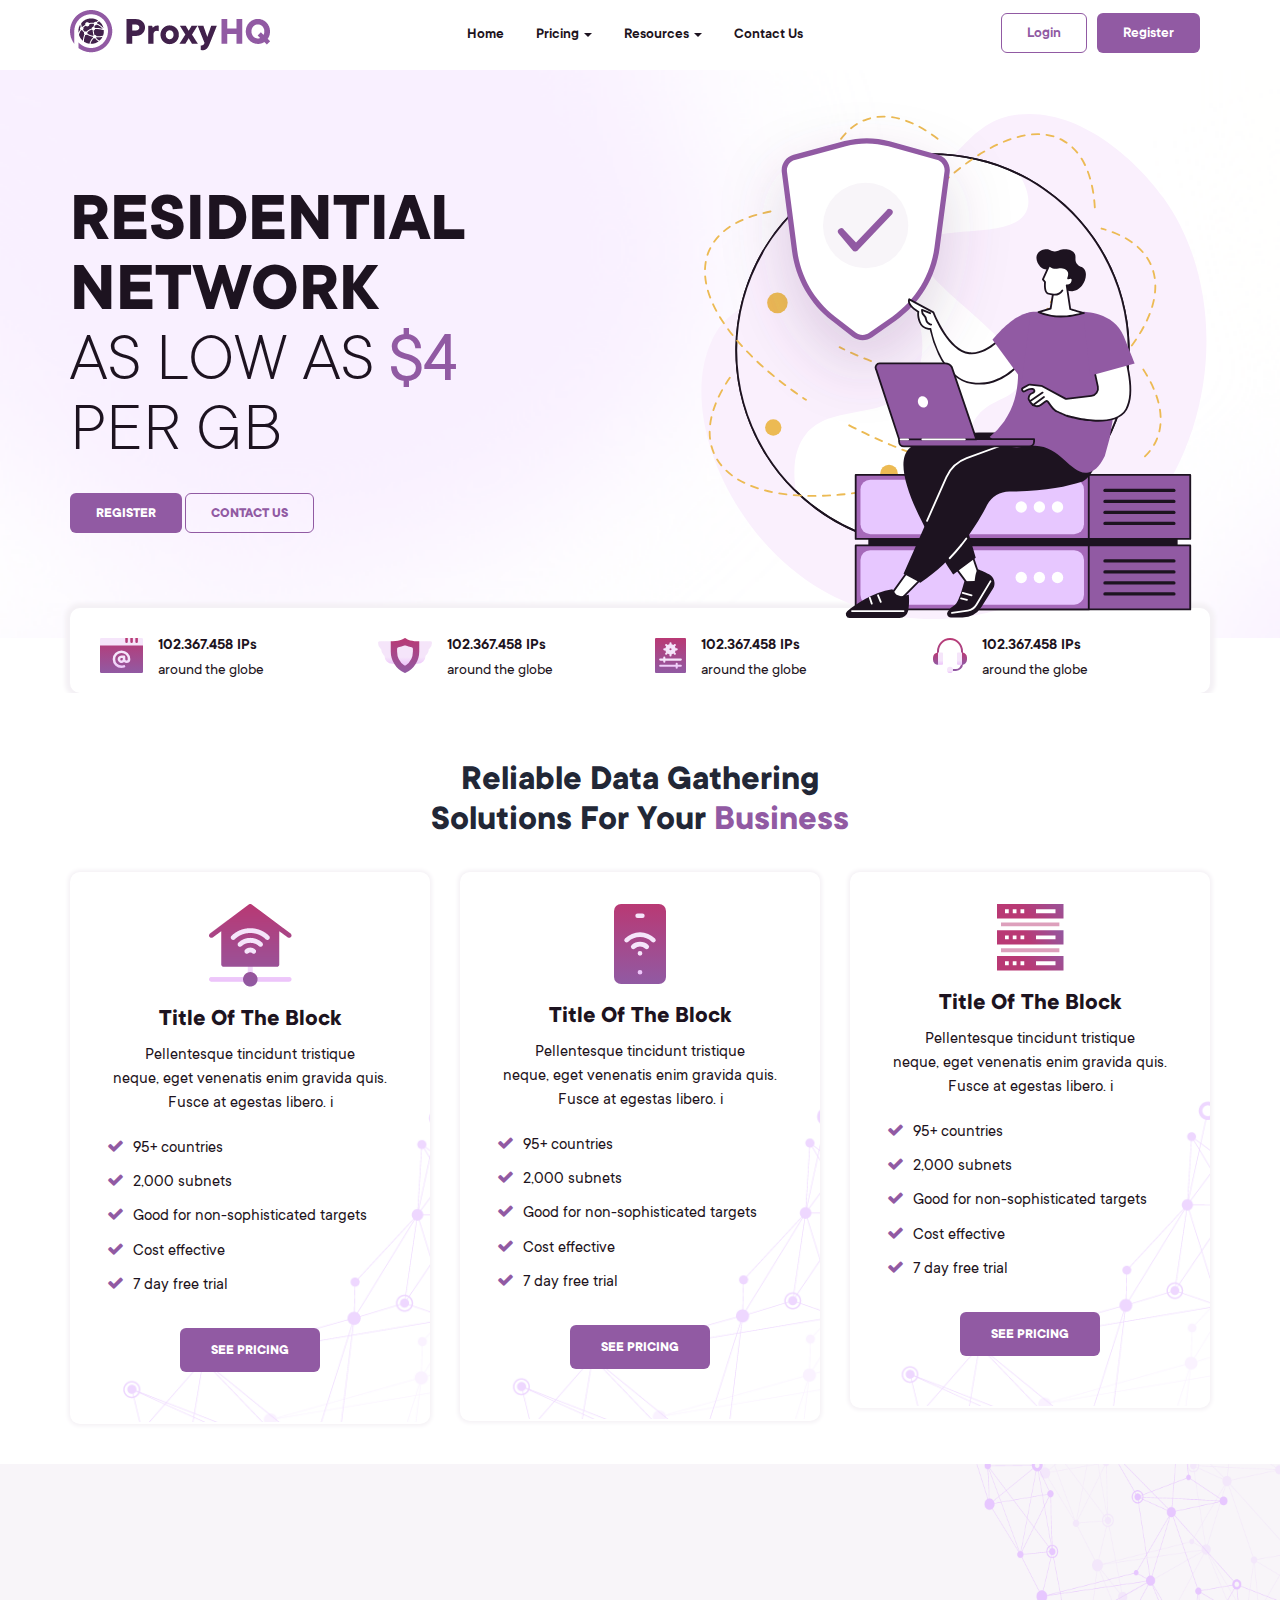
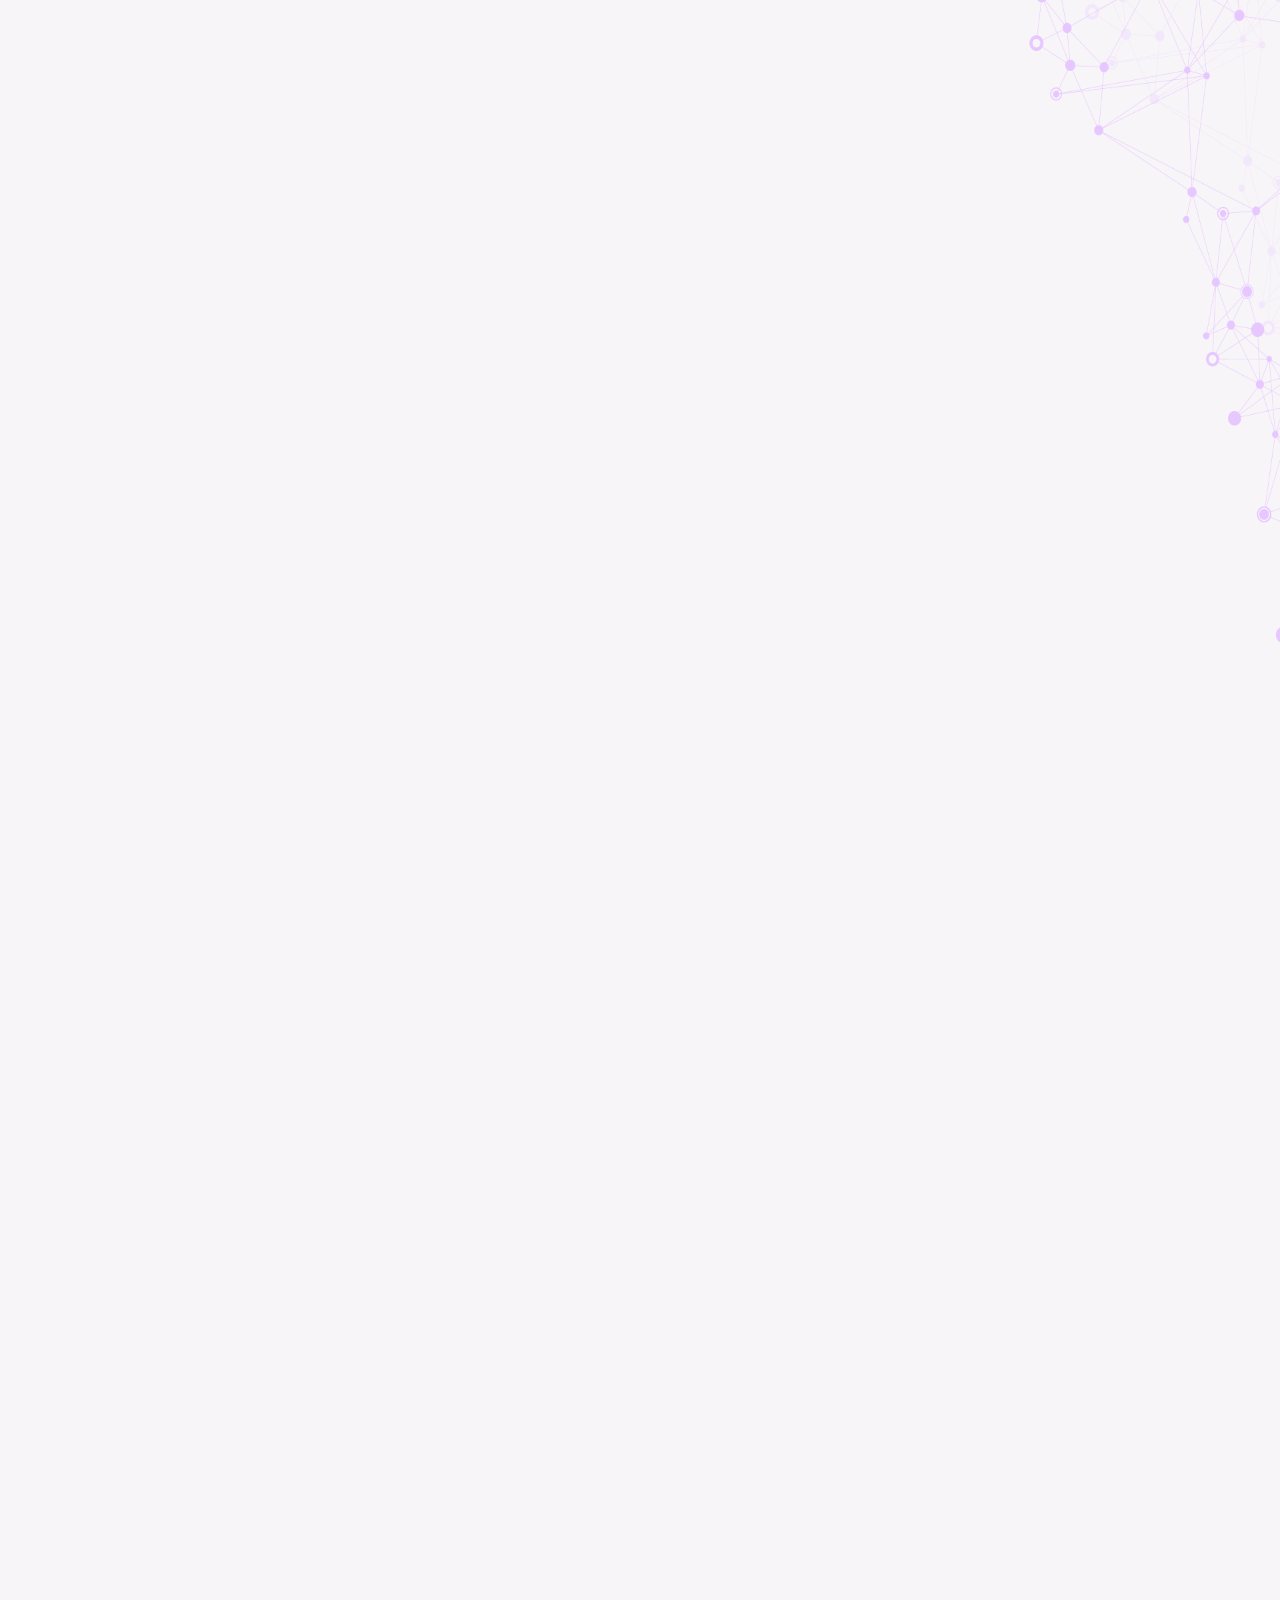
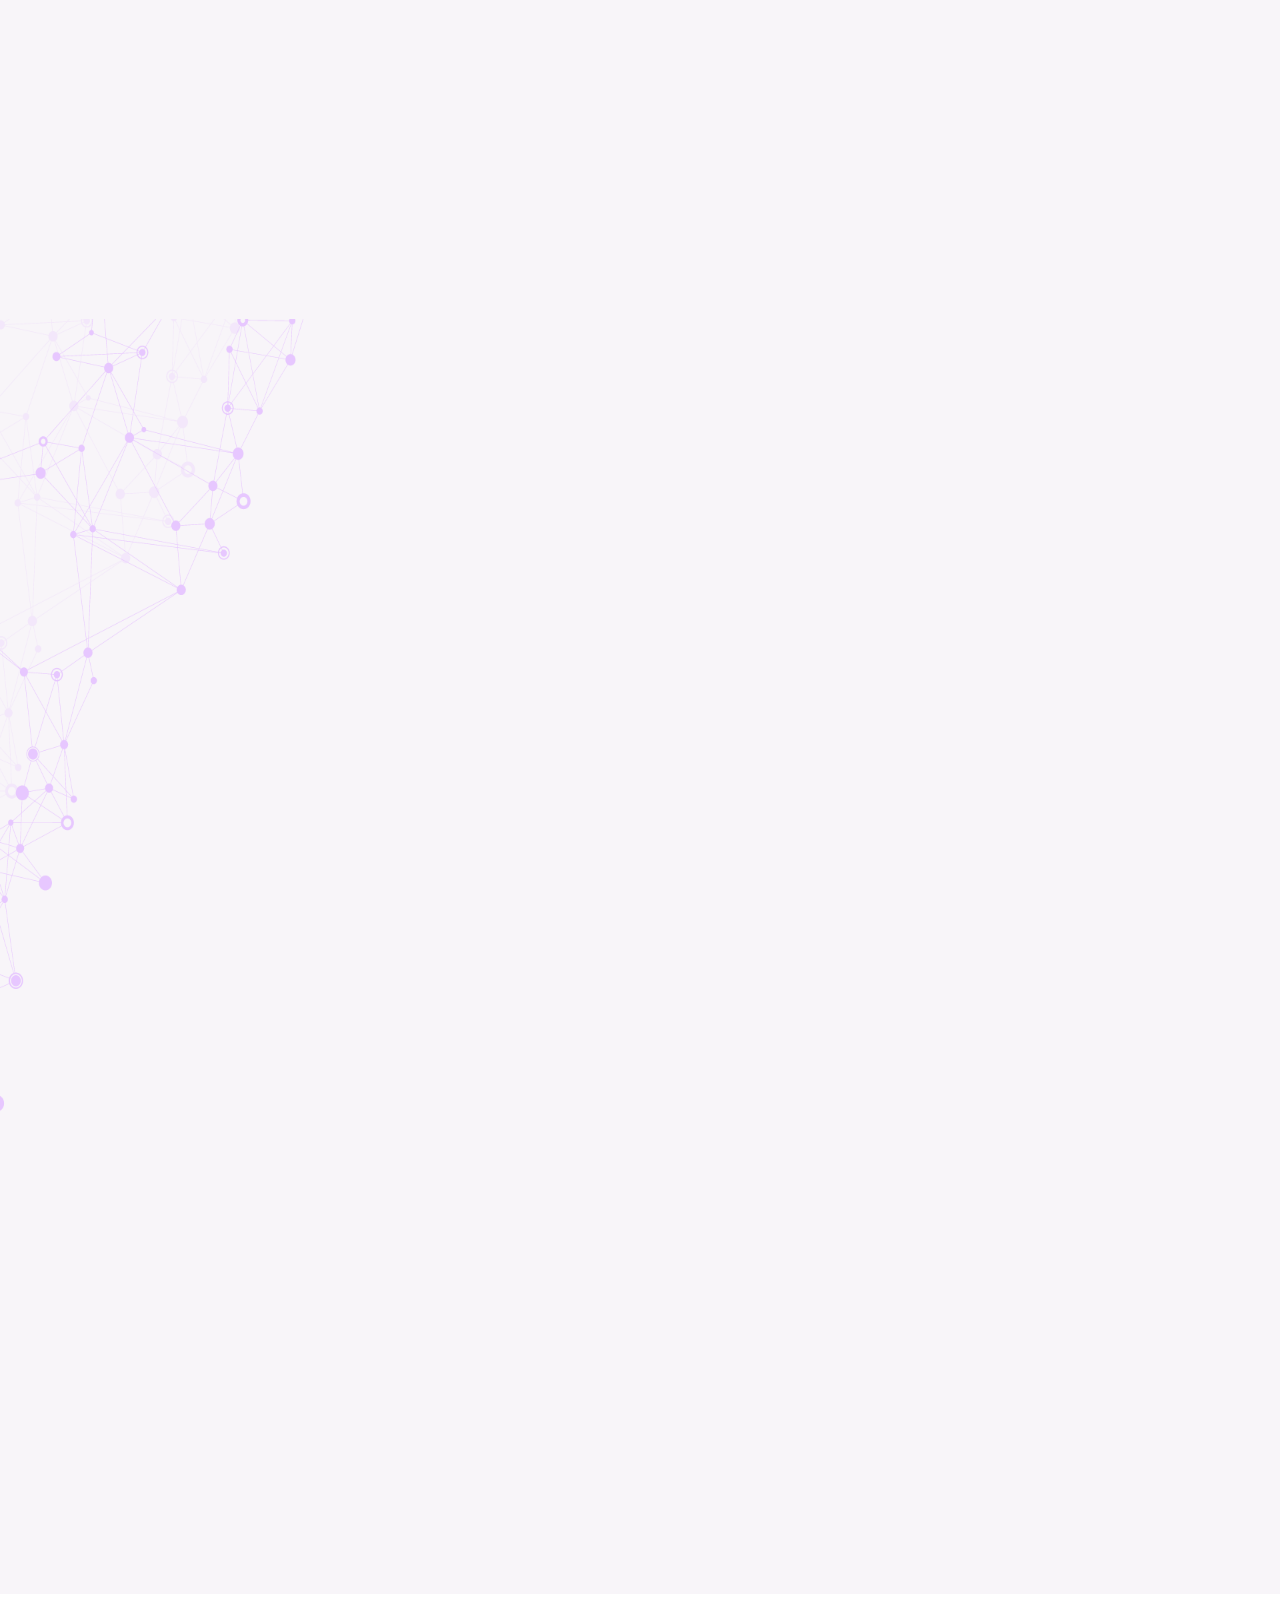
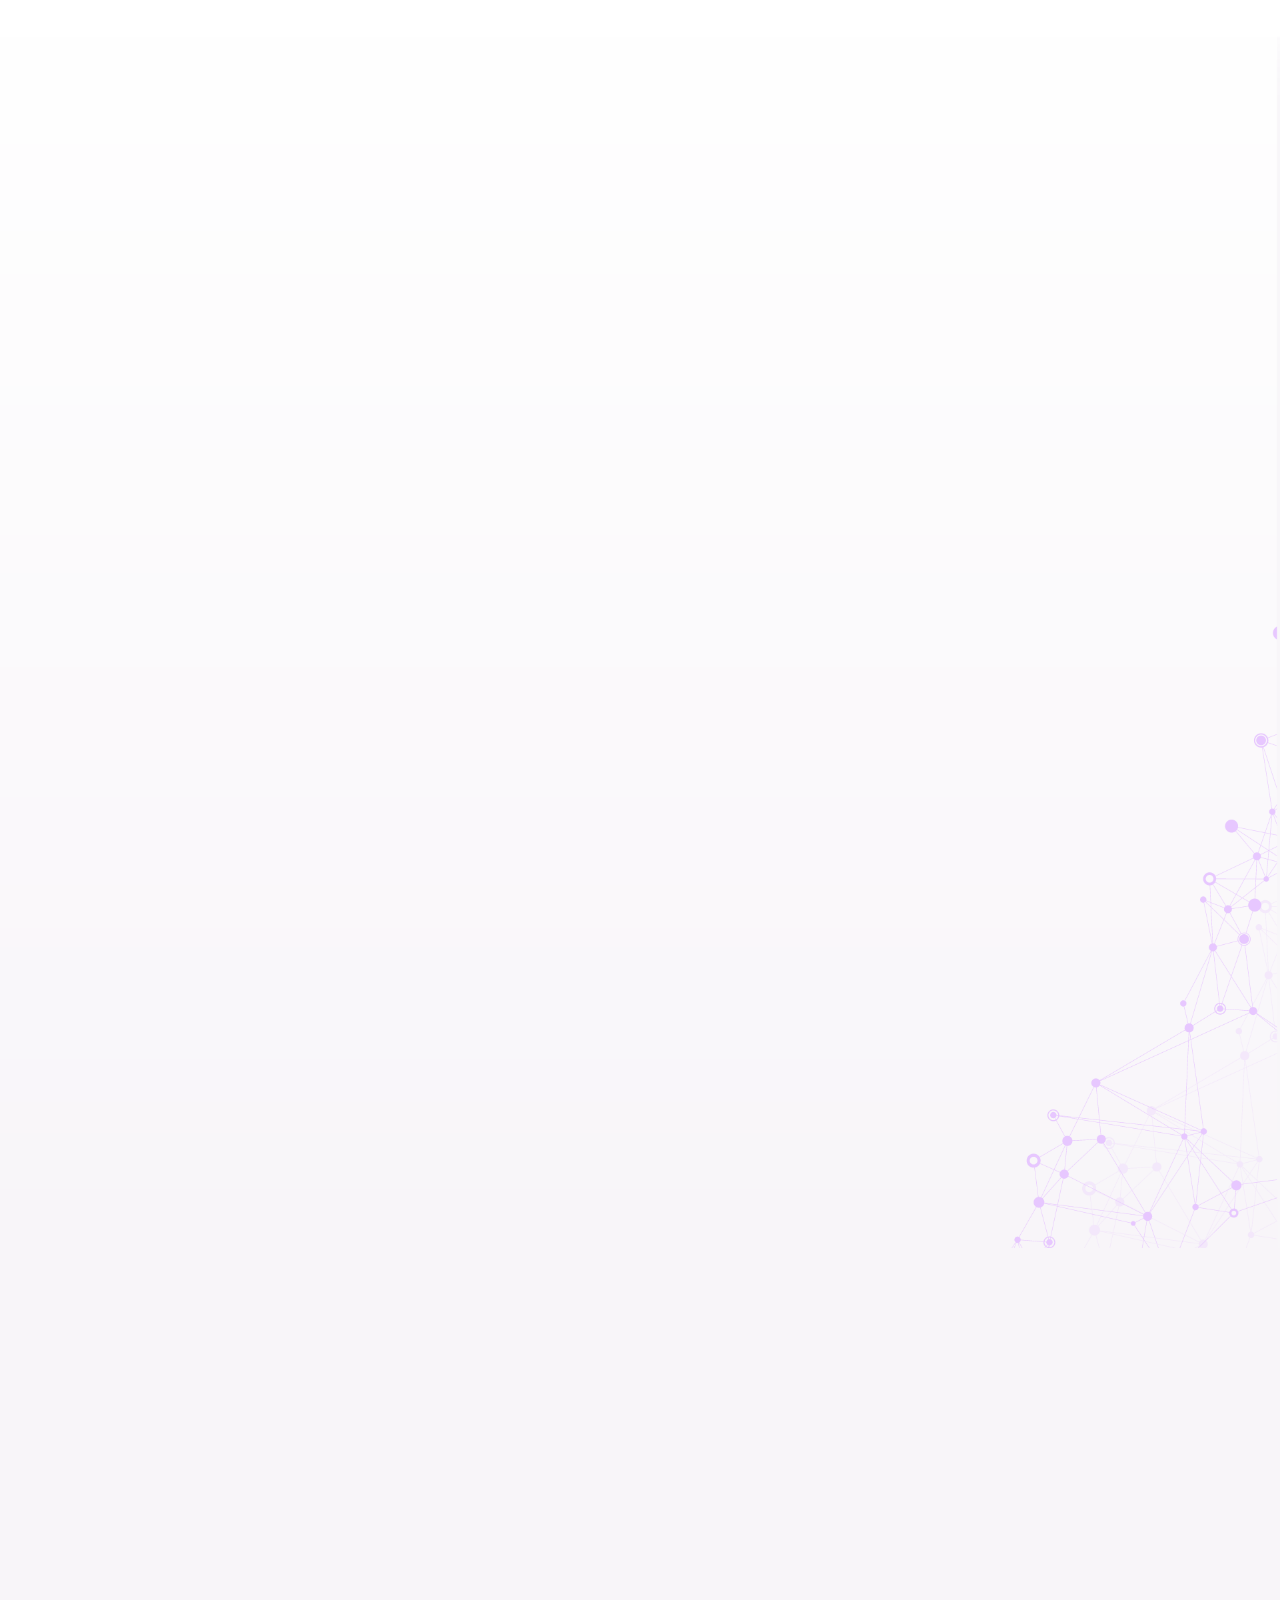
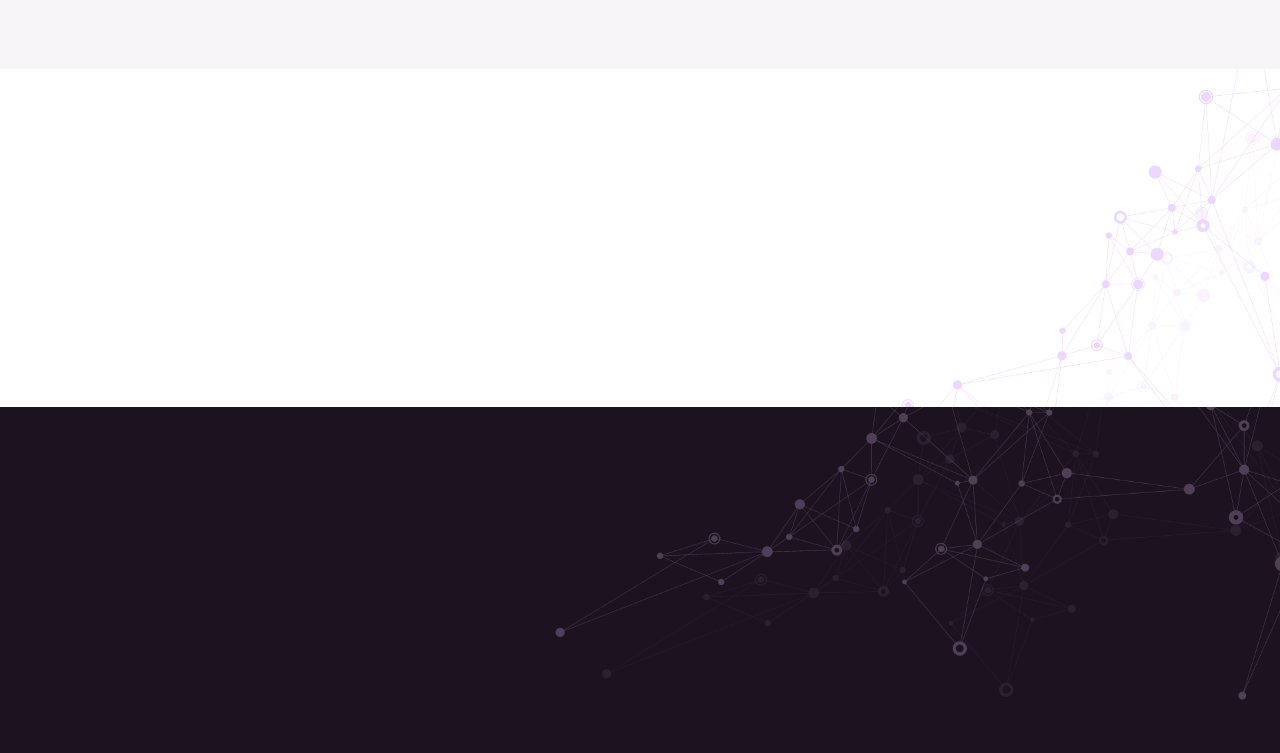
<file: index.html>
<!DOCTYPE html>
<html>
   <head>
      <title>ProxyHQ  | Home</title>
      <meta name="viewport" content="width=device-width, initial-scale=1.0, maximum-scale=1.0, user-scalable=no" />
      <meta charset="UTF-8">
      <link rel="stylesheet" type="text/css" href="assets/lib/bootstrap.min.css" />
      <link rel="stylesheet" type="text/css" href="assets/css/style.css" />
      <link rel="stylesheet" type="text/css" href="assets/lib/font-awesome.css" />
      <link rel="stylesheet" type="text/css" href="assets/lib/animate.css" />
      <link rel="stylesheet" type="text/css" href="assets/lib/hover.css" />
      <!-- <link rel="stylesheet" type="text/css" href="css/owl.carousel.min.css" />
         <link rel="stylesheet" type="text/css" href="css/owl.theme.default.min.css" /> -->
   </head>
   <body>
      <!-- navbar -->
      <nav class="navbar navbar-default custom-nav navbar-me">
         <div class="container">
            <div class="navbar-header">
               <button type="button" class="navbar-toggle collapsed" data-toggle="collapse" data-target="#bs-example-navbar-collapse-1" aria-expanded="false">
               <span class="sr-only">Toggle navigation</span>
               <span class="icon-bar top-bar"></span>
               <span class="icon-bar middle-bar"></span>
               <span class="icon-bar bottom-bar"></span>
               </button>
               <!-- <a class="logoText" href="#">
               <img src="assets/img/logo-icon.png" class="logo" /> <span>Proxy<span class="HQ">HQ</span></span>
               </a> -->
               <a class="" href="#">
                  <img src="assets/img/logo.png" class="logo" />
                  </a>
            </div>
            <div class="collapse navbar-collapse" id="bs-example-navbar-collapse-1">
               <ul class="nav navbar-nav" id="navigation">
                  <li><a href="#" class="aboutclass">Home</a></li>
                  <!-- <li><a href="#" class="problemclass">LOCATIONS</a></li> -->
                  <!-- <li><a href="#" class="solutionclass">RESOURCES</a></li> -->
                  <li class="dropdown">
                     <a href="#" class="dropdown-toggle" data-toggle="dropdown" role="button" aria-haspopup="true" aria-expanded="false">Pricing <span class="caret"></span></a>
                     <ul class="dropdown-menu">
                       <li><a href="#">Residential Proxies</a></li>
                       <li><a href="#">Mobile Proxies</a></li>
                       <li><a href="#">Datacenter Proxies</a></li>
                     </ul>
                   </li>
                   <li class="dropdown">
                     <a href="#" class="dropdown-toggle" data-toggle="dropdown" role="button" aria-haspopup="true" aria-expanded="false">Resources <span class="caret"></span></a>
                     <ul class="dropdown-menu">
                       <li><a href="#">Blog</a></li>
                       <li><a href="#">Documentation</a></li>
                     </ul>
                   </li>
                  <li><a href="#" class="structureclass">Contact Us</a></li>
               </ul>
               <ul class="nav navbar-nav navbar-right">
                  <li><a href="#" class="btn btn-login">Login</a></li>
                  <li><a href="#" class="btn btn-register">Register</a></li>
               </ul>
            </div>
            <!-- /.navbar-collapse -->
         </div>
      </nav>
      <!-- navbar -->
      <div class="banner">
         <div class="container">
            <div class="row ">
               <div class="col-md-6 col-sm-6">
                  <div class="header-text">
                     <h1 class="wow fadeInDown">Residential <span class="block"></span> Network <span class="block"></span> 
                        <span class="flight"> As low as <span class="purple"> <strong> $4</strong> </span> <span class="block"></span> per GB </span>
                     </h1>
                     <p class="wow fadeInDown" data-wow-delay="0.3s">
                        <a href="" class="btn btn-register">REGISTER</a>
                        <a href="" class="btn btn-contactus">CONTACT US</a>
                     </p>
                  </div>
               </div>
               <div class="col-md-6 col-sm-6">
                  <p class="wow fadeInUp" data-wow-delay="0.5s">
                     <img src="assets/img/Proxy_server.svg" class="img-responsive" />
                  </p>
               </div>
            </div>
         </div>
         <!-- container -->
      </div>
      <!-- banner -->
      <div class="container">
         <div class="servicesBox wow fadeInDown" data-wow-delay="0.2">
            <div class="row">
               <div class="col-md-3 col-sm-3">
                  <div class="media">
                     <div class="media-left">
                        <a href="#">
                        <img class="" src="assets/img/choose1.svg" alt="...">
                        </a>
                     </div>
                     <div class="media-body">
                        <h5>102.367.458 IPs</h5>
                        <p>around the globe</p>
                     </div>
                  </div>
               </div>
               <!-- col -->
               <div class="col-md-3 col-sm-3">
                  <div class="media">
                     <div class="media-left">
                        <a href="#">
                        <img class="media-object" src="assets/img/choose2.svg" alt="...">
                        </a>
                     </div>
                     <div class="media-body">
                        <h5>102.367.458 IPs</h5>
                        <p>around the globe</p>
                     </div>
                  </div>
               </div>
               <!-- col -->
               <div class="col-md-3 col-sm-3">
                  <div class="media">
                     <div class="media-left">
                        <a href="#">
                        <img class="media-object" src="assets/img/choose3.svg" alt="...">
                        </a>
                     </div>
                     <div class="media-body">
                        <h5>102.367.458 IPs</h5>
                        <p>around the globe</p>
                     </div>
                  </div>
               </div>
               <!-- col -->
               <div class="col-md-3 col-sm-3">
                  <div class="media">
                     <div class="media-left">
                        <a href="#">
                        <img class="media-object" src="assets/img/choose4.svg" alt="...">
                        </a>
                     </div>
                     <div class="media-body">
                        <h5>102.367.458 IPs</h5>
                        <p>around the globe</p>
                     </div>
                  </div>
               </div>
               <!-- col -->
            </div>
            <!-- row -->
         </div>
         <!-- servicesBox -->
      </div>
      <!-- container -->
      <!-- business-solution -->
      <div class="business-solution">
         <div class="container">
            <h1 class="text-center wow fadeInUp" data-wow-delay="0.1">Reliable Data Gathering <span class="block"></span> Solutions For Your <span class="purple">Business</span></h1>
            
                  <div class="row">
                     <div class="col-md-4 col-sm-4 wow fadeInLeft" data-wow-delay="0.2">
                        <div class="businessBox">
                           <p class="text-center">
                              <img src="assets/img/home.png" alt="">
                           </p>
                           <h3 class="text-center">Title Of The Block</h3>
                           <p class="text-center">
                              Pellentesque tincidunt tristique <span class="block"></span> neque, eget venenatis enim gravida quis.<span class="block"></span> Fusce at egestas libero. i
                           </p>
                           <ul>
                              <li><span class="fa fa-check"></span> 95+ countries</li>
                              <li><span class="fa fa-check"></span> 2,000 subnets</li>
                              <li><span class="fa fa-check"></span> Good for non-sophisticated targets</li>
                              <li><span class="fa fa-check"></span> Cost effective</li>
                              <li><span class="fa fa-check"></span> 7 day free trial</li>
                           </ul>
                           <p class="text-center">
                              <a href="" class="btn btn-pricing">SEE PRICING</a>
                           </p>
                        </div>
                        <!-- businessBox -->
                     </div>
                     <div class="col-md-4 col-sm-4 wow fadeInUp" data-wow-delay="0.3">
                        <div class="businessBox">
                           <p class="text-center">
                              <img src="assets/img/wifi.svg" alt="">
                           </p>
                           <h3 class="text-center">Title Of The Block</h3>
                           <p class="text-center">
                              Pellentesque tincidunt tristique <span class="block"></span> neque, eget venenatis enim gravida quis.<span class="block"></span> Fusce at egestas libero. i
                           </p>
                           <ul>
                              <li><span class="fa fa-check"></span> 95+ countries</li>
                              <li><span class="fa fa-check"></span> 2,000 subnets</li>
                              <li><span class="fa fa-check"></span> Good for non-sophisticated targets</li>
                              <li><span class="fa fa-check"></span> Cost effective</li>
                              <li><span class="fa fa-check"></span> 7 day free trial</li>
                           </ul>
                           <p class="text-center">
                              <a href="" class="btn btn-pricing">SEE PRICING</a>
                           </p>
                        </div>
                        <!-- businessBox -->
                     </div> <!-- col -->

                     <div class="col-md-4 col-sm-4 wow fadeInRight" data-wow-delay="0.4">
                        <div class="businessBox">
                           <p class="text-center">
                              <img src="assets/img/server.png" alt="">
                           </p>
                           <h3 class="text-center">Title Of The Block</h3>
                           <p class="text-center">
                              Pellentesque tincidunt tristique <span class="block"></span> neque, eget venenatis enim gravida quis.<span class="block"></span> Fusce at egestas libero. i
                           </p>
                           <ul>
                              <li><span class="fa fa-check"></span> 95+ countries</li>
                              <li><span class="fa fa-check"></span> 2,000 subnets</li>
                              <li><span class="fa fa-check"></span> Good for non-sophisticated targets</li>
                              <li><span class="fa fa-check"></span> Cost effective</li>
                              <li><span class="fa fa-check"></span> 7 day free trial</li>
                           </ul>
                           <p class="text-center">
                              <a href="" class="btn btn-pricing">SEE PRICING</a>
                           </p>
                        </div>
                        <!-- businessBox -->
                     </div> <!-- col -->
                  </div>
                  <!-- row -->
              
         </div>
      </div>
      <!-- business-solution -->
      <!-- our-features -->
      <div class="our-features">
         <div class="section-heading">
            <h1 class="text-center wow fadeInDown" data-wow-delay="0.1">Our Features</h1>
            <h4 class="text-center sub-heading wow fadeInUp" data-wow-delay="0.2">Below are some noteable features that we have to offer.</h4>
         </div>
         <div class="container">
            <div class="row spacing-btm">
               <div class="col-md-6 col-sm-6 freature-img text-center wow fadeInLeft" data-wow-delay="0.2">                     
                  <img src="assets/img/feature1.svg"> 
               </div>
               <div class="col-md-6 col-sm-6 wow fadeInRight" data-wow-delay="0.3">
                  <div class="feature-caption caption-even">
                     <h3>99.9% Uptime</h3>
                     <p>We have many failovers in place to keep our services up and running. Your confidence in our service is at upmost priority.</p>
                     <a href="#" class="btn btn-default">Know More</a>
                  </div>
               </div>
            </div>
            <!-- row -->
            <div class="row spacing-btm">
               <div class="col-md-6 col-sm-6 wow fadeInDown" data-wow-delay="0.4">
                  <div class="feature-caption caption-tw">
                     <div class="freature-img text-center visible-xs">
                        <img src="assets/img/feature2.svg" class="">
                     </div>
                     <h3>Blazing Fast Network</h3>
                     <p>Our proxy server network is over 500Gbps. With speeds as high as 10Gbps on a single node.</p>
                     <a href="#" class="btn btn-default">Know More</a>
                  </div>
               </div>
               <div class="col-md-6 col-sm-6 freature-img text-center wow fadeInUp" data-wow-delay="0.4">                     
                  <img src="assets/img/feature2.svg" class="hidden-xs"> 
               </div>
            </div>
            <!-- row -->
            <div class="row spacing-btm">
               <div class="col-md-6 col-sm-6 freature-img text-center wow fadeInDown" data-wow-delay="0.5">                     
                  <img src="assets/img/feature3.svg"> 
               </div>
               <div class="col-md-6 col-sm-6 wow fadeInRight" data-wow-delay="0.6">
                  <div class="feature-caption caption-even">
                     <h3>Up-To-Date Hardware</h3>
                     <p>We use modern high-end hardware to ensure no bottlenecking occurs with our high-speed network.</p>
                     <a href="#" class="btn btn-default">Know More</a>
                  </div>
               </div>
            </div>
            <!-- row -->
         </div> <!-- container-->
      </div> <!-- feature-->

      <div class="our-features our-features2">
         <div class="container">

            <div class="row spacing-btm wow fadeInUp" data-wow-delay="0.5">
               <div class="col-md-6 col-sm-6">
                  <div class="feature-caption caption-tw">
                     <div class="freature-img text-center visible-xs">
                        <img src="assets/img/feature4.svg"> 
                     </div>
                     <h3>API Access</h3>
                     <p>All users have full access to our HTTP API. You can modify zones, generate proxies, view available locations, get pool information, and much more.</p>
                     <a href="#" class="btn btn-default">Know More</a>
                  </div>
               </div>
               <div class="col-md-6 col-sm-6 freature-img text-center">                     
                  <img src="assets/img/feature4.svg" class="hidden-xs"> 
               </div>
            </div>
            <!-- row -->
            <div class="row spacing-btm wow fadeInDown" data-wow-delay="0.6">
               <div class="col-md-6 col-sm-6 freature-img text-center">                     
                  <img src="assets/img/feature5.svg"> 
               </div>
               <div class="col-md-6 col-sm-6">
                  <div class="feature-caption caption-even">
                     <h3>150+ Countries & 3000+ Locations</h3>
                     <p>Our geotargeting offers all continents, majority of countries, as well as support for regions and cities. With over 3000 locations to choose from.</p>
                     <a href="#" class="btn btn-default">Know More</a>
                  </div>
               </div>
            </div>
            <!-- row -->
         </div>
         <!-- container-->
      </div>
      <!-- our-features -->
      <div class="use-cases-section">
         <div class="container">
            <div class="row">
               <div class="col-md-7 col-sm-7">
                  <div class="feature-caption caption-tw wow fadeInDown" data-wow-delay="0.2">
                     <h3>Zone</h3>
                     <p>We have many failovers in place to keep our services up and running. Your confidence in our service is at upmost priority.</p>
                     <a href="#" class="btn btn-default">Know More</a>
                  </div>
               </div>
               <div class="col-md-5 col-sm-5 wow fadeInUp" data-wow-delay="0.3">
                  <img src="assets/img/zone.svg" class="zone-img"> 
               </div>
            </div>
            <div class="usecases-heading">
               <h3 class="wow fadeInDown" data-wow-delay="0.2">Use Cases</h3>
            </div>
            <div class="row">
               <div class="col-md-4 col-sm-4">
                  <div class="use-cases-card text-center wow fadeInUp" data-wow-delay="0.2">
                     <img src="assets/img/case1.svg">
                     <h4>Brand Protection</h4>
                     <p>Secure your brand identity from malicious attacks.</p>
                  </div>
               </div>
               <div class="col-md-4 col-sm-4">
                  <div class="use-cases-card text-center wow fadeInDown" data-wow-delay="0.3">
                     <img src="assets/img/case2.svg">
                     <h4>Data Collection</h4>
                     <p>Secure your brand identity from malicious attacks.</p>
                  </div>
               </div>
               <div class="col-md-4 col-sm-4">
                  <div class="use-cases-card text-center wow fadeInRight" data-wow-delay="0.4">
                     <img src="assets/img/search-2.svg">
                     <h4>SEO</h4>
                     <p>Secure your brand identity from malicious attacks.</p>
                  </div>
               </div>
            </div>
            <!-- row -->
            <div class="row">
               <div class="col-md-4 col-sm-4">
                  <div class="use-cases-card text-center wow fadeInDown" data-wow-delay="0.2">
                     <img src="assets/img/case4.svg">
                     <h4>Sneaker Botting</h4>
                     <p>Secure your brand identity from malicious attacks.</p>
                  </div>
               </div>
               <div class="col-md-4 col-sm-4">
                  <div class="use-cases-card text-center wow fadeInUp" data-wow-delay="0.4">
                     <img src="assets/img/social_Group_2_.svg">
                     <h4>Social Media Management</h4>
                     <p>Secure your brand identity from malicious attacks.</p>
                  </div>
               </div>
               <div class="col-md-4 col-sm-4">
                  <div class="use-cases-card text-center wow fadeInDown" data-wow-delay="0.5">
                     <img src="assets/img/bar-chart.svg">
                     <h4>Traffic Generation</h4>
                     <p>Secure your brand identity from malicious attacks.</p>
                  </div>
               </div>
            </div>
            <!-- row -->
         </div>
         <!-- container -->
      </div>
      <!-- zone-section -->
      <!-- why-choose -->
      <div class="why-choose">
         <div class="container">
            <h1 class="text-center wow fadeInDown" data-wow-delay="0.2">Why Choose Us?</h1>
            <div class="row">
               <div class="col-md-3 col-sm-3">
                  <div class="chooseBox wow fadeInLeft" data-wow-delay="0.3">
                     <p><img src="assets/img/choose4.svg" alt=""></p>
                     <h3>24/7 Support</h3>
                     <p>
                        Maecenas interdum lorem eleifend orci aliquam mollis. Aliquam non rhoncus magna. 
                     </p>
                  </div>
               </div>
               <div class="col-md-3 col-sm-3">
                  <div class="chooseBox wow fadeInDown" data-wow-delay="0.4">
                     <p><img src="assets/img/medal.svg" alt=""></p>
                     <h3>5+ Years Experience</h3>
                     <p>
                        Maecenas interdum lorem eleifend orci aliquam mollis. Aliquam non rhoncus magna. 
                     </p>
                  </div>
               </div>
               <div class="col-md-3 col-sm-3">
                  <div class="chooseBox wow fadeInUp" data-wow-delay="0.5">
                     <p><img src="assets/img/space-robot.svg" alt=""></p>
                     <h3>Built For The Future</h3>
                     <p>
                        Maecenas interdum lorem eleifend orci aliquam mollis. Aliquam non rhoncus magna. 
                     </p>
                  </div>
               </div>
               <div class="col-md-3 col-sm-3">
                  <div class="chooseBox wow fadeInDown" data-wow-delay="0.6">
                     <p><img src="assets/img/upgrade.svg" alt=""></p>
                     <h3>Uptime guarantee</h3>
                     <p>
                        Maecenas interdum lorem eleifend orci aliquam mollis. Aliquam non rhoncus magna. 
                     </p>
                  </div>
               </div>
            </div>
            <!-- row -->  
         </div>
      </div>
      <!-- why-choose -->
      <!-- you-ready -->
      <div class="you-ready">
         <div class="container">
            <h1 class="text-center wow fadeInDown" data-wow-delay="0.2">Are You Ready?</h1>
            <p class="text-center wow fadeInUp" data-wow-delay="0.3">Maecenas interdum lorem eleifend orci aliquam mollis. Aliquam <span class="block"></span> non rhoncus magna. Suspendisse aliquet tincidunt enim, ut <span class="block"></span> commodo elit feugiat et. </p>
            <p class="text-center mt20 wow fadeInDown" data-wow-delay="0.4">
               <a href="" class="btn btn-register">REGISTER NOW</a>
               <a href="" class="btn btn-contactus">CONTACT US</a>
            </p>
         </div>
      </div>
      <!-- you-ready -->
      <!-- footer -->
      <div class="footer">
         <div class="container">
            <div class="row">
               <div class="col-lg-3 col-xs-12 col-md-3 wow fadeInLeft" data-wow-delay="0.1s">
                  <p>
                     <img src="assets/img/footer-logo.png" alt="" class="footer-logo" />
                  </p>
                  <h4 class="followUs">
                     Proin ex ipsum, facilisis id tincidunt sed, vulputate in lacus. Donec pharetra faucibus leo, vitae vestibulum leo scelerisque eu. 
                  </h4>
               </div>
               <div class="col-lg-2 col-sm-3 col-xs-12 col-md-2 wow fadeInUp" data-wow-delay="0.2s">
                  <h4>SERVICES</h4>
                  <ul>
                     <li><a href="">Residential Proxies</a></li>
                     <li><a href="">Datacenter Proxies</a></li>
                     <li><a href="">Mobile (3G/4G) Proxies</a></li>
                     <li><a href="">Rate Reduction Plans</a></li>
                  </ul>
               </div>
               <div class="col-lg-2 col-sm-3 col-xs-12 col-md-2 wow fadeInDown" data-wow-delay="0.3s">
                  <h4>RESOURCES</h4>
                  <ul>
                     <li><a href="">Locations</a></li>
                     <li><a href="">Contact</a></li>
                     <li><a href="">Blog</a></li>
                     <li><a href="">Documentation</a></li>
                  </ul>
               </div>
               <div class="col-lg-2 col-sm-3 col-xs-12 col-sm-6 col-md-2 wow fadeInRight" data-wow-delay="0.4s">
                  <h4>LEGAL</h4>
                  <ul>
                     <li><a href="">Terms of Service</a></li>
                     <li><a href="">Privacy Policy</a></li>
                  </ul>
               </div>
               <div class="col-lg-3 col-sm-3 col-xs-12 col-sm-6 col-md-3 wow fadeInRight" data-wow-delay="0.4s">
                  <h4>GET IN TOUCH</h4>
                  <ul class="social-icon">
                     <li><a href=""><span class="fa fa-facebook"></span></a></li>
                     <li><a href=""><span class="fa fa-twitter"></span></a></li>
                     <li><a href=""><span class="fa fa-instagram"></span></a></li>
                  </ul>
               </div>
            </div>
            <!-- row -->
            <p class="text-center copyright wow fadeInDown">
               &copy; 2021 ProxyHQ LLC. All rights reserved.
            </p>
         </div>
      </div>
      <!-- footer -->
      <script type="text/javascript" src="assets/lib/jquery.js"></script>
      <script type="text/javascript" src="assets/lib/bootstrap.min.js"></script>
      <script type="text/javascript" src="assets/js/index.js"></script>
      <script type="text/javascript" src="assets/lib/wow.js"></script>
      <script type="text/javascript" src="assets/lib/owl.carousel.js"></script>
      <script>
         $(document).ready(function() {
          new WOW().init();	
          $(window).scroll(function () {
            if ($(window).scrollTop() > 80) {
               $('.navbar').addClass('navbar-fixed');
            }
            if ($(window).scrollTop() < 79) {
               $('.navbar').removeClass('navbar-fixed');
            }
         });
         });
      </script>
   </body>
</html>
</file>
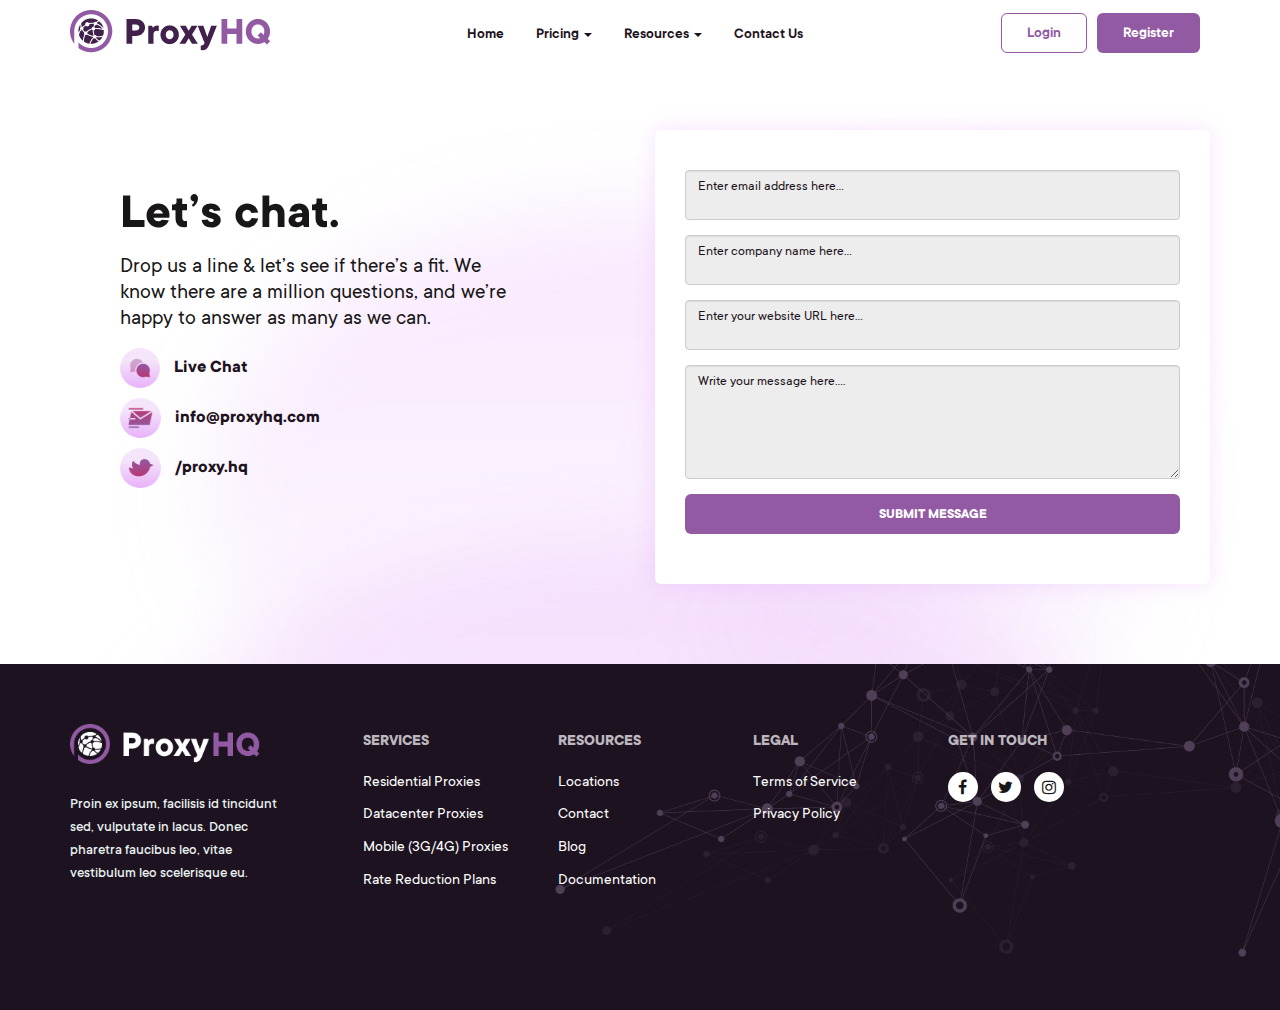
<file: contact.html>
<!DOCTYPE html>
<html>
   <head>
      <title>ProxyHQ  | Contact</title>
      <meta name="viewport" content="width=device-width, initial-scale=1.0, maximum-scale=1.0, user-scalable=no" />
      <meta charset="UTF-8">
      <link rel="stylesheet" type="text/css" href="assets/lib/bootstrap.min.css" />
      <link rel="stylesheet" type="text/css" href="assets/css/style.css" />
      <link rel="stylesheet" type="text/css" href="assets/lib/font-awesome.css" />
      <link rel="stylesheet" type="text/css" href="assets/lib/animate.css" />
      <link rel="stylesheet" type="text/css" href="assets/lib/hover.css" />
      <!-- <link rel="stylesheet" type="text/css" href="css/owl.carousel.min.css" />
         <link rel="stylesheet" type="text/css" href="css/owl.theme.default.min.css" /> -->
   </head>
   <body>
      <!-- navbar -->
      <nav class="navbar navbar-default custom-nav navbar-me">
         <div class="container">
            <div class="navbar-header">
               <button type="button" class="navbar-toggle collapsed" data-toggle="collapse" data-target="#bs-example-navbar-collapse-1" aria-expanded="false">
               <span class="sr-only">Toggle navigation</span>
               <span class="icon-bar top-bar"></span>
               <span class="icon-bar middle-bar"></span>
               <span class="icon-bar bottom-bar"></span>
               </button>
               <!-- <a class="logoText" href="#">
               <img src="assets/img/logo-icon.png" class="logo" /> <span>Proxy<span class="HQ">HQ</span></span>
               </a> -->
               <a class="" href="#">
                  <img src="assets/img/logo.png" class="logo" />
                  </a>
            </div>
            <div class="collapse navbar-collapse" id="bs-example-navbar-collapse-1">
               <ul class="nav navbar-nav" id="navigation">
                  <li><a href="#" class="aboutclass">Home</a></li>
                  <li class="dropdown">
                     <a href="#" class="dropdown-toggle" data-toggle="dropdown" role="button" aria-haspopup="true" aria-expanded="false">Pricing <span class="caret"></span></a>
                     <ul class="dropdown-menu">
                       <li><a href="#">Residential Proxies</a></li>
                       <li><a href="#">Mobile Proxies</a></li>
                       <li><a href="#">Datacenter Proxies</a></li>
                     </ul>
                   </li>
                   <li class="dropdown">
                     <a href="#" class="dropdown-toggle" data-toggle="dropdown" role="button" aria-haspopup="true" aria-expanded="false">Resources <span class="caret"></span></a>
                     <ul class="dropdown-menu">
                       <li><a href="#">Blog</a></li>
                       <li><a href="#">Documentation</a></li>
                     </ul>
                   </li>
                  <li><a href="#" class="structureclass">Contact Us</a></li>
               </ul>
               <ul class="nav navbar-nav navbar-right">
                  <li><a href="#" class="btn btn-login">Login</a></li>
                  <li><a href="#" class="btn btn-register">Register</a></li>
               </ul>
            </div>
            <!-- /.navbar-collapse -->
         </div>
      </nav>
      <!-- navbar -->

      <div class="contact-section">
            <div class="container"> 
                    <div class="row">
                                <div class="col-md-6 col-sm-6">
                                        <div class="contactLeft">
                                                <h1>Let’s chat.</h1>
                                                <p>
                                                    Drop us a line & let’s see if there’s a fit. We <span class="block"></span> know there are a million questions, and we’re <span class="block"></span> happy to answer as many as we can.
                                                </p>

                                                <ul>
                                                    <li><a href=""><img src="assets/img/contact1.png" alt=""> Live Chat</a></li>
                                                    <li><a href="mailto:info@proxyhq.com"><img src="assets/img/contact2.png" alt=""> info@proxyhq.com</a></li>
                                                    <li><a href=""><img src="assets/img/contact3.png" alt=""> /proxy.hq</a></li>
                                                </ul>

                                        </div> <!-- contactLeft -->
                                </div>
                                <div class="col-md-6 col-sm-6">
                                    <div class="contactRight">
                                        <form>
                                        <div class="form-group">
                                            <input type="email" id="email" class="form-control" required>
                                            <label class="form-control-placeholder" for="email">Enter email address here...</label>
                                          </div>
                                          <div class="form-group">
                                            <input type="text" id="company" class="form-control" required>
                                            <label class="form-control-placeholder" for="company">Enter company name here...</label>
                                          </div>

                                          <div class="form-group">
                                            <input type="text" id="website" class="form-control" required>
                                            <label class="form-control-placeholder" for="website">Enter your website URL here...</label>
                                          </div>

                                          <div class="form-group">
                                              <textarea  class="form-control" id="message" rows="5" required></textarea>
                                            <label class="form-control-placeholder" for="message">Write your message here....</label>
                                          </div>

                                          <p>
                                              <a href="" class="btn btnMessage">SUBMIT MESSAGE</a>
                                          </p>

                                        </form>

                                    </div> <!-- contactRight -->
                                </div>
                    </div> <!-- row -->
            </div>
      </div>
      <!-- contact-section -->



       <!-- footer -->
       <div class="footer">
        <div class="container">
           <div class="row">
              <div class="col-lg-3 col-xs-12 col-md-3 wow fadeInLeft" data-wow-delay="0.1s">
                 <p>
                    <img src="assets/img/footer-logo.png" alt="" class="footer-logo" />
                 </p>
                 <h4 class="followUs">
                    Proin ex ipsum, facilisis id tincidunt sed, vulputate in lacus. Donec pharetra faucibus leo, vitae vestibulum leo scelerisque eu. 
                 </h4>
              </div>
              <div class="col-lg-2 col-sm-3 col-xs-12 col-md-2 wow fadeInUp" data-wow-delay="0.2s">
                 <h4>SERVICES</h4>
                 <ul>
                    <li><a href="">Residential Proxies</a></li>
                    <li><a href="">Datacenter Proxies</a></li>
                    <li><a href="">Mobile (3G/4G) Proxies</a></li>
                    <li><a href="">Rate Reduction Plans</a></li>
                 </ul>
              </div>
              <div class="col-lg-2 col-sm-3 col-xs-12 col-md-2 wow fadeInDown" data-wow-delay="0.3s">
                 <h4>RESOURCES</h4>
                 <ul>
                    <li><a href="">Locations</a></li>
                    <li><a href="">Contact</a></li>
                    <li><a href="">Blog</a></li>
                    <li><a href="">Documentation</a></li>
                 </ul>
              </div>
              <div class="col-lg-2 col-sm-3 col-xs-12 col-sm-6 col-md-2 wow fadeInRight" data-wow-delay="0.4s">
                 <h4>LEGAL</h4>
                 <ul>
                    <li><a href="">Terms of Service</a></li>
                    <li><a href="">Privacy Policy</a></li>
                 </ul>
              </div>
              <div class="col-lg-3 col-sm-3 col-xs-12 col-sm-6 col-md-3 wow fadeInRight" data-wow-delay="0.4s">
                 <h4>GET IN TOUCH</h4>
                 <ul class="social-icon">
                    <li><a href=""><span class="fa fa-facebook"></span></a></li>
                    <li><a href=""><span class="fa fa-twitter"></span></a></li>
                    <li><a href=""><span class="fa fa-instagram"></span></a></li>
                 </ul>
              </div>
           </div>
           <!-- row -->
           <p class="text-center copyright wow fadeInDown">
              &copy; 2021 ProxyHQ LLC. All rights reserved.
           </p>
        </div>
     </div>
     <!-- footer -->
     <script type="text/javascript" src="assets/lib/jquery.js"></script>
     <script type="text/javascript" src="assets/lib/bootstrap.min.js"></script>
     <script type="text/javascript" src="assets/js/index.js"></script>
     <script type="text/javascript" src="assets/lib/wow.js"></script>
     <script type="text/javascript" src="assets/lib/owl.carousel.js"></script>
     <script>
        $(document).ready(function() {
         new WOW().init();	
         $(window).scroll(function () {
           if ($(window).scrollTop() > 80) {
              $('.navbar').addClass('navbar-fixed');
           }
           if ($(window).scrollTop() < 79) {
              $('.navbar').removeClass('navbar-fixed');
           }
        });
        });
     </script>
  </body>
</html>
</file>
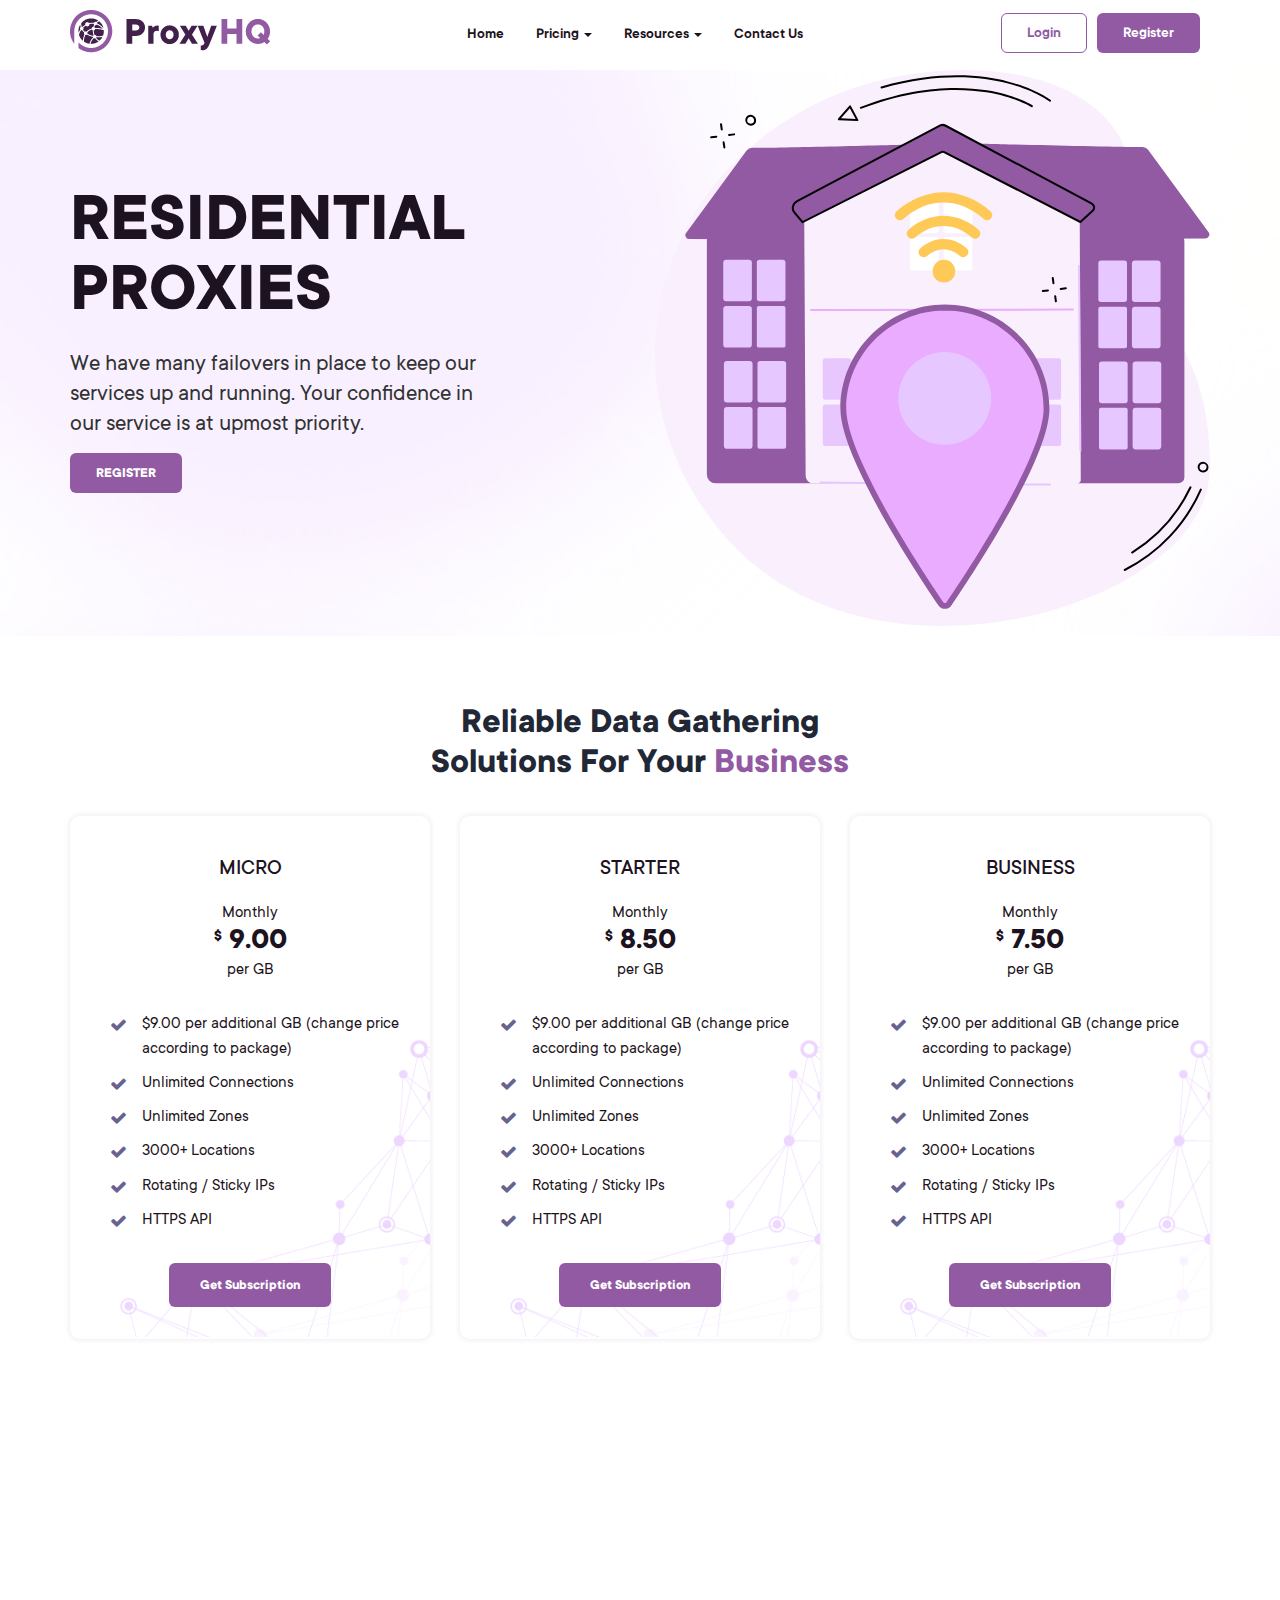
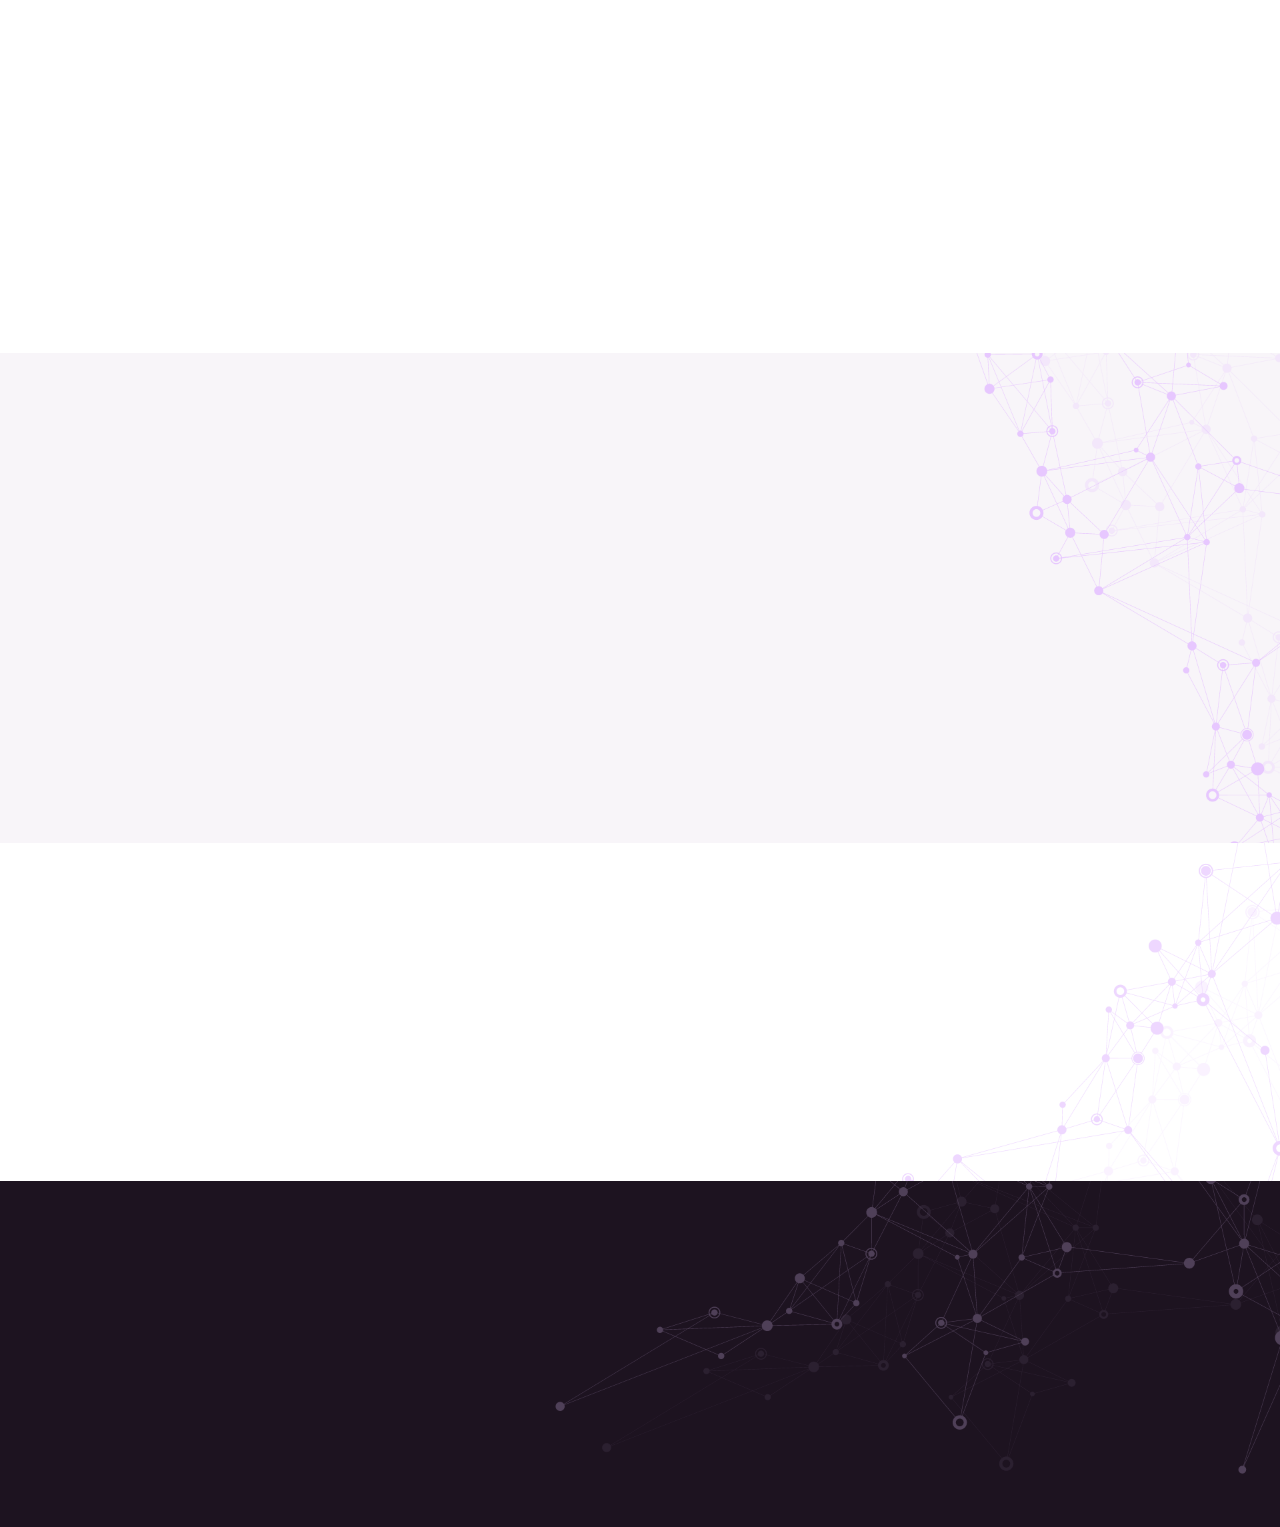
<file: pricing.html>
<!DOCTYPE html>
<html>
   <head>
      <title>ProxyHQ  | Pricing</title>
      <meta name="viewport" content="width=device-width, initial-scale=1.0, maximum-scale=1.0, user-scalable=no" />
      <meta charset="UTF-8">
      <link rel="stylesheet" type="text/css" href="assets/lib/bootstrap.min.css" />
      <link rel="stylesheet" type="text/css" href="assets/css/style.css" />
      <link rel="stylesheet" type="text/css" href="assets/lib/font-awesome.css" />
      <link rel="stylesheet" type="text/css" href="assets/lib/animate.css" />
      <link rel="stylesheet" type="text/css" href="assets/lib/hover.css" />
      <!-- <link rel="stylesheet" type="text/css" href="css/owl.carousel.min.css" />
         <link rel="stylesheet" type="text/css" href="css/owl.theme.default.min.css" /> -->
   </head>
   <body>
      <!-- navbar -->
      <nav class="navbar navbar-default custom-nav navbar-me">
         <div class="container">
            <div class="navbar-header">
               <button type="button" class="navbar-toggle collapsed" data-toggle="collapse" data-target="#bs-example-navbar-collapse-1" aria-expanded="false">
               <span class="sr-only">Toggle navigation</span>
               <span class="icon-bar top-bar"></span>
               <span class="icon-bar middle-bar"></span>
               <span class="icon-bar bottom-bar"></span>
               </button>
               <!-- <a class="logoText" href="#">
                  <img src="assets/img/logo-icon.png" class="logo" /> <span>Proxy<span class="HQ">HQ</span></span>
                  </a> -->
               <a class="" href="#">
               <img src="assets/img/logo.png" class="logo" />
               </a>
            </div>
            <div class="collapse navbar-collapse" id="bs-example-navbar-collapse-1">
               <ul class="nav navbar-nav" id="navigation">
                  <li><a href="#" class="aboutclass">Home</a></li>
                  <li class="dropdown">
                     <a href="#" class="dropdown-toggle" data-toggle="dropdown" role="button" aria-haspopup="true" aria-expanded="false">Pricing <span class="caret"></span></a>
                     <ul class="dropdown-menu">
                       <li><a href="#">Residential Proxies</a></li>
                       <li><a href="#">Mobile Proxies</a></li>
                       <li><a href="#">Datacenter Proxies</a></li>
                     </ul>
                   </li>
                   <li class="dropdown">
                     <a href="#" class="dropdown-toggle" data-toggle="dropdown" role="button" aria-haspopup="true" aria-expanded="false">Resources <span class="caret"></span></a>
                     <ul class="dropdown-menu">
                       <li><a href="#">Blog</a></li>
                       <li><a href="#">Documentation</a></li>
                     </ul>
                   </li>
                  <li><a href="#" class="structureclass">Contact Us</a></li>
               </ul>
               <ul class="nav navbar-nav navbar-right">
                  <li><a href="#" class="btn btn-login">Login</a></li>
                  <li><a href="#" class="btn btn-register">Register</a></li>
               </ul>
            </div>
            <!-- /.navbar-collapse -->
         </div>
      </nav>
      <!-- navbar -->
      <div class="banner pricing-banner">
         <div class="container">
            <div class="row ">
               <div class="col-md-6 col-sm-6">
                  <div class="header-text">
                     <h1 class="wow fadeInDown">Residential <span class="block"></span> PROXIES 
                     </h1>
                     <h4 class="wow fadeInUp" data-wow-delay="0.2s">
                        We have many failovers in place to keep our <span class="block"></span> services up and running. Your confidence in<span class="block"></span> our service is at upmost priority.
                     </h4>
                     <p class="wow fadeInDown" data-wow-delay="0.3s">
                        <a href="" class="btn btn-register">REGISTER</a>
                     </p>
                  </div>
               </div>
               <div class="col-md-6 col-sm-6">
                  <p class="wow fadeInUp" data-wow-delay="0.5s">
                     <img src="assets/img/access_control_system.svg" class="img-responsive" />
                  </p>
               </div>
            </div>
         </div>
         <!-- container -->
      </div>
      <!-- banner -->
      <!-- pricing-table -->
      <div class="business-solution pricing-table">
         <div class="container">
            <h1 class="text-center wow fadeInUp" data-wow-delay="0.1">Reliable Data Gathering <span class="block"></span> Solutions For Your <span class="purple">Business</span></h1>
            <div class="row">
               <div class="col-md-4 col-sm-4 wow fadeInLeft" data-wow-delay="0.2">
                  <div class="businessBox">
                     <h4 class="text-center">MICRO</h4>
                     <p class="text-center">Monthly</p>
                     <h3 class="text-center"><small><sup>$</sup></small> 9.00</h3>
                     <p class="text-center">per GB
                     </p>
                     <ul>
                        <li> $9.00 per additional GB (change price according to package)</li>
                        <li> Unlimited Connections</li>
                        <li> Unlimited Zones</li>
                        <li> 3000+ Locations</li>
                        <li> Rotating / Sticky IPs</li>
                        <li> HTTPS API</li>
                     </ul>
                     <p class="text-center">
                        <a href="" class="btn btn-pricing">Get Subscription</a>
                     </p>
                  </div>
                  <!-- businessBox -->
               </div>
               <div class="col-md-4 col-sm-4 wow fadeInUp" data-wow-delay="0.2">
                  <div class="businessBox">
                     <h4 class="text-center">STARTER</h4>
                     <p class="text-center">Monthly</p>
                     <h3 class="text-center"><small><sup>$</sup></small> 8.50</h3>
                     <p class="text-center">per GB
                     </p>
                     <ul>
                        <li> $9.00 per additional GB (change price according to package)</li>
                        <li> Unlimited Connections</li>
                        <li> Unlimited Zones</li>
                        <li> 3000+ Locations</li>
                        <li> Rotating / Sticky IPs</li>
                        <li> HTTPS API</li>
                     </ul>
                     <p class="text-center">
                        <a href="" class="btn btn-pricing">Get Subscription</a>
                     </p>
                  </div>
                  <!-- businessBox -->
               </div>
               <div class="col-md-4 col-sm-4 wow fadeInRight" data-wow-delay="0.2">
                  <div class="businessBox">
                     <h4 class="text-center">BUSINESS</h4>
                     <p class="text-center">Monthly</p>
                     <h3 class="text-center"><small><sup>$</sup></small> 7.50</h3>
                     <p class="text-center">per GB
                     </p>
                     <ul>
                        <li> $9.00 per additional GB (change price according to package)</li>
                        <li> Unlimited Connections</li>
                        <li> Unlimited Zones</li>
                        <li> 3000+ Locations</li>
                        <li> Rotating / Sticky IPs</li>
                        <li> HTTPS API</li>
                     </ul>
                     <p class="text-center">
                        <a href="" class="btn btn-pricing">Get Subscription</a>
                     </p>
                  </div>
                  <!-- businessBox -->
               </div>
            </div>
            <!-- row -->
            <div class="row">
               <div class="col-md-4 col-sm-4 wow fadeInLeft" data-wow-delay="0.2">
                  <div class="businessBox">
                     <h4 class="text-center">CORPORATE</h4>
                     <p class="text-center">Monthly</p>
                     <h3 class="text-center"><small><sup>$</sup></small> 6.50</h3>
                     <p class="text-center">per GB
                     </p>
                     <ul>
                        <li> $9.00 per additional GB (change price according to package)</li>
                        <li> Unlimited Connections</li>
                        <li> Unlimited Zones</li>
                        <li> 3000+ Locations</li>
                        <li> Rotating / Sticky IPs</li>
                        <li> HTTPS API</li>
                     </ul>
                     <p class="text-center">
                        <a href="" class="btn btn-pricing">Get Subscription</a>
                     </p>
                  </div>
                  <!-- businessBox -->
               </div>
               <div class="col-md-4 col-sm-4 wow fadeInUp" data-wow-delay="0.2">
                  <div class="businessBox">
                     <h4 class="text-center">ENTERPRISE</h4>
                     <p class="text-center">Monthly</p>
                     <h3 class="text-center"><small><sup>$</sup></small> 5.50</h3>
                     <p class="text-center">per GB
                     </p>
                     <ul>
                        <li> $9.00 per additional GB (change price according to package)</li>
                        <li> Unlimited Connections</li>
                        <li> Unlimited Zones</li>
                        <li> 3000+ Locations</li>
                        <li> Rotating / Sticky IPs</li>
                        <li> HTTPS API</li>
                     </ul>
                     <p class="text-center">
                        <a href="" class="btn btn-pricing">Get Subscription</a>
                     </p>
                  </div>
                  <!-- businessBox -->
               </div>
               <div class="col-md-4 col-sm-4 wow fadeInRight" data-wow-delay="0.2">
                  <div class="businessBox">
                     <h4 class="text-center">RESELLER</h4>
                     <p class="text-center">Monthly</p>
                     <h3 class="text-center"><small><sup>$</sup></small> 4.50</h3>
                     <p class="text-center">per GB
                     </p>
                     <ul>
                        <li> $9.00 per additional GB (change price according to package)</li>
                        <li> Unlimited Connections</li>
                        <li> Unlimited Zones</li>
                        <li> 3000+ Locations</li>
                        <li> Rotating / Sticky IPs</li>
                        <li> HTTPS API</li>
                     </ul>
                     <p class="text-center">
                        <a href="" class="btn btn-pricing">Get Subscription</a>
                     </p>
                  </div>
                  <!-- businessBox -->
               </div>
            </div>
            <!-- row -->
         </div>
      </div>
      <!-- pricing-table -->
      <div class="residential-proxies">
         <div class="container">
            <h1 class="text-center wow fadeInUp">Why Buy Residential Proxies</h1>
            <h3 class="text-center wow fadeInUp" data-wow-delay="0.2s">Below are some notable features that we have to offer.</h3>
            <br />
            <div class="row mt30">
               <div class="col-md-4 col-sm-4">
                  <div class="media wow fadeInLeft" data-wow-delay="0.3s">
                     <div class="media-left">
                        <a href="#">
                        <img class="media-object" src="assets/img/proxies1.png" alt="...">
                        </a>
                     </div>
                     <div class="media-body">
                        <h4 class="media-heading">50M+ Residential IPs In Our Pool</h4>
                        <p>Secure your brand identity from malicious attacks.</p>
                     </div>
                  </div>
               </div>
               <!-- col -->
               <div class="col-md-4 col-sm-4">
                  <div class="media wow fadeInDown" data-wow-delay="0.4s">
                     <div class="media-left">
                        <a href="#">
                        <img class="media-object" src="assets/img/proxies2.png" alt="...">
                        </a>
                     </div>
                     <div class="media-body">
                        <h4 class="media-heading">Global Coverage</h4>
                        <p>Secure your brand identity from malicious attacks.</p>
                     </div>
                  </div>
               </div>
               <!-- col -->
               <div class="col-md-4 col-sm-4">
                  <div class="media wow fadeInRight" data-wow-delay="0.5s">
                     <div class="media-left">
                        <a href="#">
                        <img class="media-object" src="assets/img/proxies3.png" alt="...">
                        </a>
                     </div>
                     <div class="media-body">
                        <h4 class="media-heading">Unlimited Concurrent Sessions</h4>
                        <p>Secure your brand identity from malicious attacks.</p>
                     </div>
                  </div>
               </div>
               <!-- col -->
            </div>
            <!-- row -->
            <div class="row">
               <div class="col-md-4 col-sm-4">
                  <div class="media wow fadeInRight" data-wow-delay="0.6s">
                     <div class="media-left">
                        <a href="#">
                        <img class="media-object" src="assets/img/proxies4.png" alt="...">
                        </a>
                     </div>
                     <div class="media-body">
                        <h4 class="media-heading">IPV4 HTTP/HTTPs IPs</h4>
                        <p>Secure your brand identity from malicious attacks.</p>
                     </div>
                  </div>
               </div>
               <!-- col -->
               <div class="col-md-4 col-sm-4">
                  <div class="media wow fadeInDown" data-wow-delay="0.7s">
                     <div class="media-left">
                        <a href="#">
                        <img class="media-object" src="assets/img/proxies5.png" alt="...">
                        </a>
                     </div>
                     <div class="media-body">
                        <h4 class="media-heading">Sticky And Rotating Sessions</h4>
                        <p>Secure your brand identity from malicious attacks.</p>
                     </div>
                  </div>
               </div>
               <!-- col -->
               <div class="col-md-4 col-sm-4">
                  <div class="media wow fadeInLeft" data-wow-delay="0.8s">
                     <div class="media-left">
                        <a href="#">
                        <img class="media-object" src="assets/img/proxies6.png" alt="...">
                        </a>
                     </div>
                     <div class="media-body">
                        <h4 class="media-heading">Bypass ASN Filtering</h4>
                        <p>Secure your brand identity from malicious attacks.</p>
                     </div>
                  </div>
               </div>
               <!-- col -->
            </div>
            <!-- row -->
         </div>
      </div>
      <!-- residential-proxies -->
      <!-- you-ready -->
      <div class="you-ready">
         <div class="container">
            <h1 class="text-center wow fadeInDown" data-wow-delay="0.2">Are You Ready?</h1>
            <p class="text-center wow fadeInUp" data-wow-delay="0.3">Maecenas interdum lorem eleifend orci aliquam mollis. Aliquam <span class="block"></span> non rhoncus magna. Suspendisse aliquet tincidunt enim, ut <span class="block"></span> commodo elit feugiat et. </p>
            <p class="text-center mt20 wow fadeInDown" data-wow-delay="0.4">
               <a href="" class="btn btn-register">REGISTER NOW</a>
               <a href="" class="btn btn-contactus">CONTACT US</a>
            </p>
         </div>
      </div>
      <!-- you-ready -->
      <!-- footer -->
      <div class="footer">
         <div class="container">
            <div class="row">
               <div class="col-lg-3 col-xs-12 col-md-3 wow fadeInLeft" data-wow-delay="0.1s">
                  <p>
                     <img src="assets/img/footer-logo.png" alt="" class="footer-logo" />
                  </p>
                  <h4 class="followUs">
                     Proin ex ipsum, facilisis id tincidunt sed, vulputate in lacus. Donec pharetra faucibus leo, vitae vestibulum leo scelerisque eu. 
                  </h4>
               </div>
               <div class="col-lg-2 col-sm-3 col-xs-12 col-md-2 wow fadeInUp" data-wow-delay="0.2s">
                  <h4>SERVICES</h4>
                  <ul>
                     <li><a href="">Residential Proxies</a></li>
                     <li><a href="">Datacenter Proxies</a></li>
                     <li><a href="">Mobile (3G/4G) Proxies</a></li>
                     <li><a href="">Rate Reduction Plans</a></li>
                  </ul>
               </div>
               <div class="col-lg-2 col-sm-3 col-xs-12 col-md-2 wow fadeInDown" data-wow-delay="0.3s">
                  <h4>RESOURCES</h4>
                  <ul>
                     <li><a href="">Locations</a></li>
                     <li><a href="">Contact</a></li>
                     <li><a href="">Blog</a></li>
                     <li><a href="">Documentation</a></li>
                  </ul>
               </div>
               <div class="col-lg-2 col-sm-3 col-xs-12 col-sm-6 col-md-2 wow fadeInRight" data-wow-delay="0.4s">
                  <h4>LEGAL</h4>
                  <ul>
                     <li><a href="">Terms of Service</a></li>
                     <li><a href="">Privacy Policy</a></li>
                  </ul>
               </div>
               <div class="col-lg-3 col-sm-3 col-xs-12 col-sm-6 col-md-3 wow fadeInRight" data-wow-delay="0.4s">
                  <h4>GET IN TOUCH</h4>
                  <ul class="social-icon">
                     <li><a href=""><span class="fa fa-facebook"></span></a></li>
                     <li><a href=""><span class="fa fa-twitter"></span></a></li>
                     <li><a href=""><span class="fa fa-instagram"></span></a></li>
                  </ul>
               </div>
            </div>
            <!-- row -->
            <p class="text-center copyright wow fadeInDown">
               &copy; 2021 ProxyHQ LLC. All rights reserved.
            </p>
         </div>
      </div>
      <!-- footer -->
      <script type="text/javascript" src="assets/lib/jquery.js"></script>
      <script type="text/javascript" src="assets/lib/bootstrap.min.js"></script>
      <script type="text/javascript" src="assets/js/index.js"></script>
      <script type="text/javascript" src="assets/lib/wow.js"></script>
      <script type="text/javascript" src="assets/lib/owl.carousel.js"></script>
      <script>
         $(document).ready(function() {
          new WOW().init();	
          $(window).scroll(function () {
            if ($(window).scrollTop() > 80) {
               $('.navbar').addClass('navbar-fixed');
            }
            if ($(window).scrollTop() < 79) {
               $('.navbar').removeClass('navbar-fixed');
            }
         });
         });
      </script>
   </body>
</html>
</file>
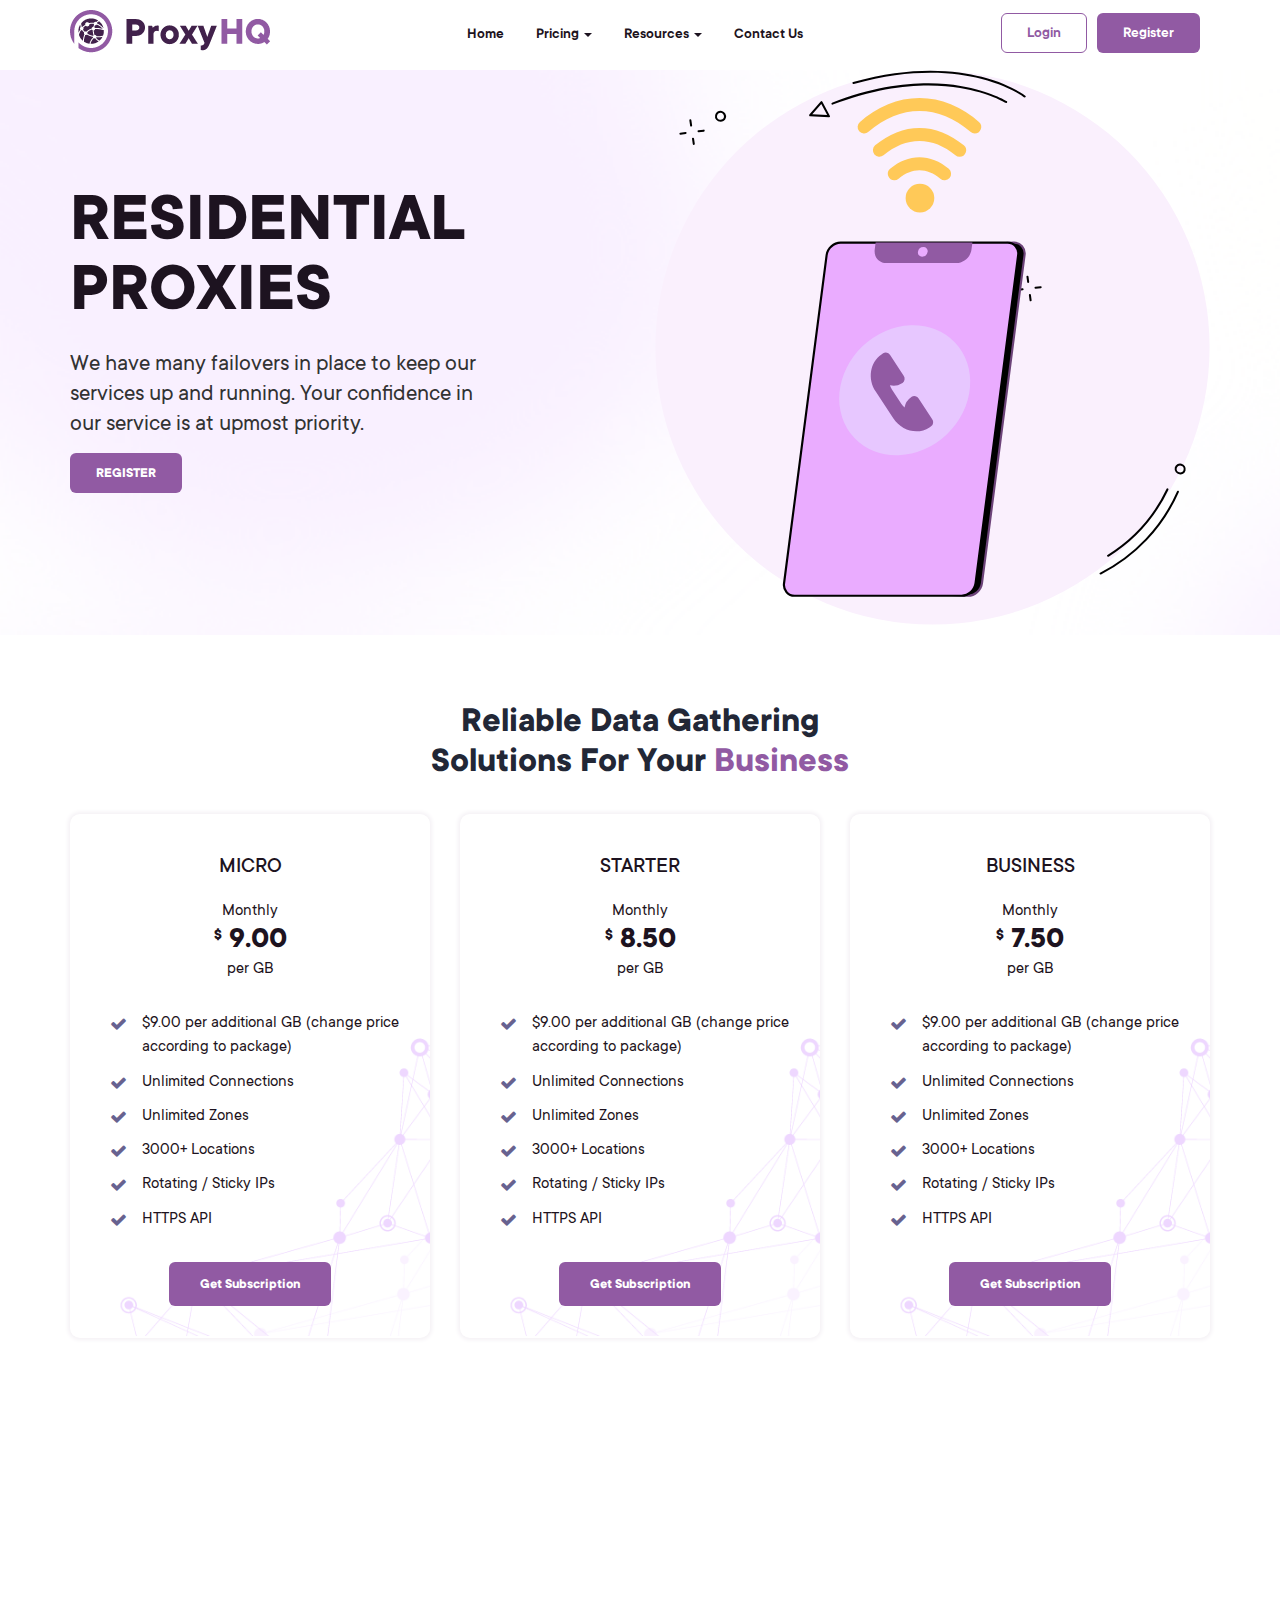
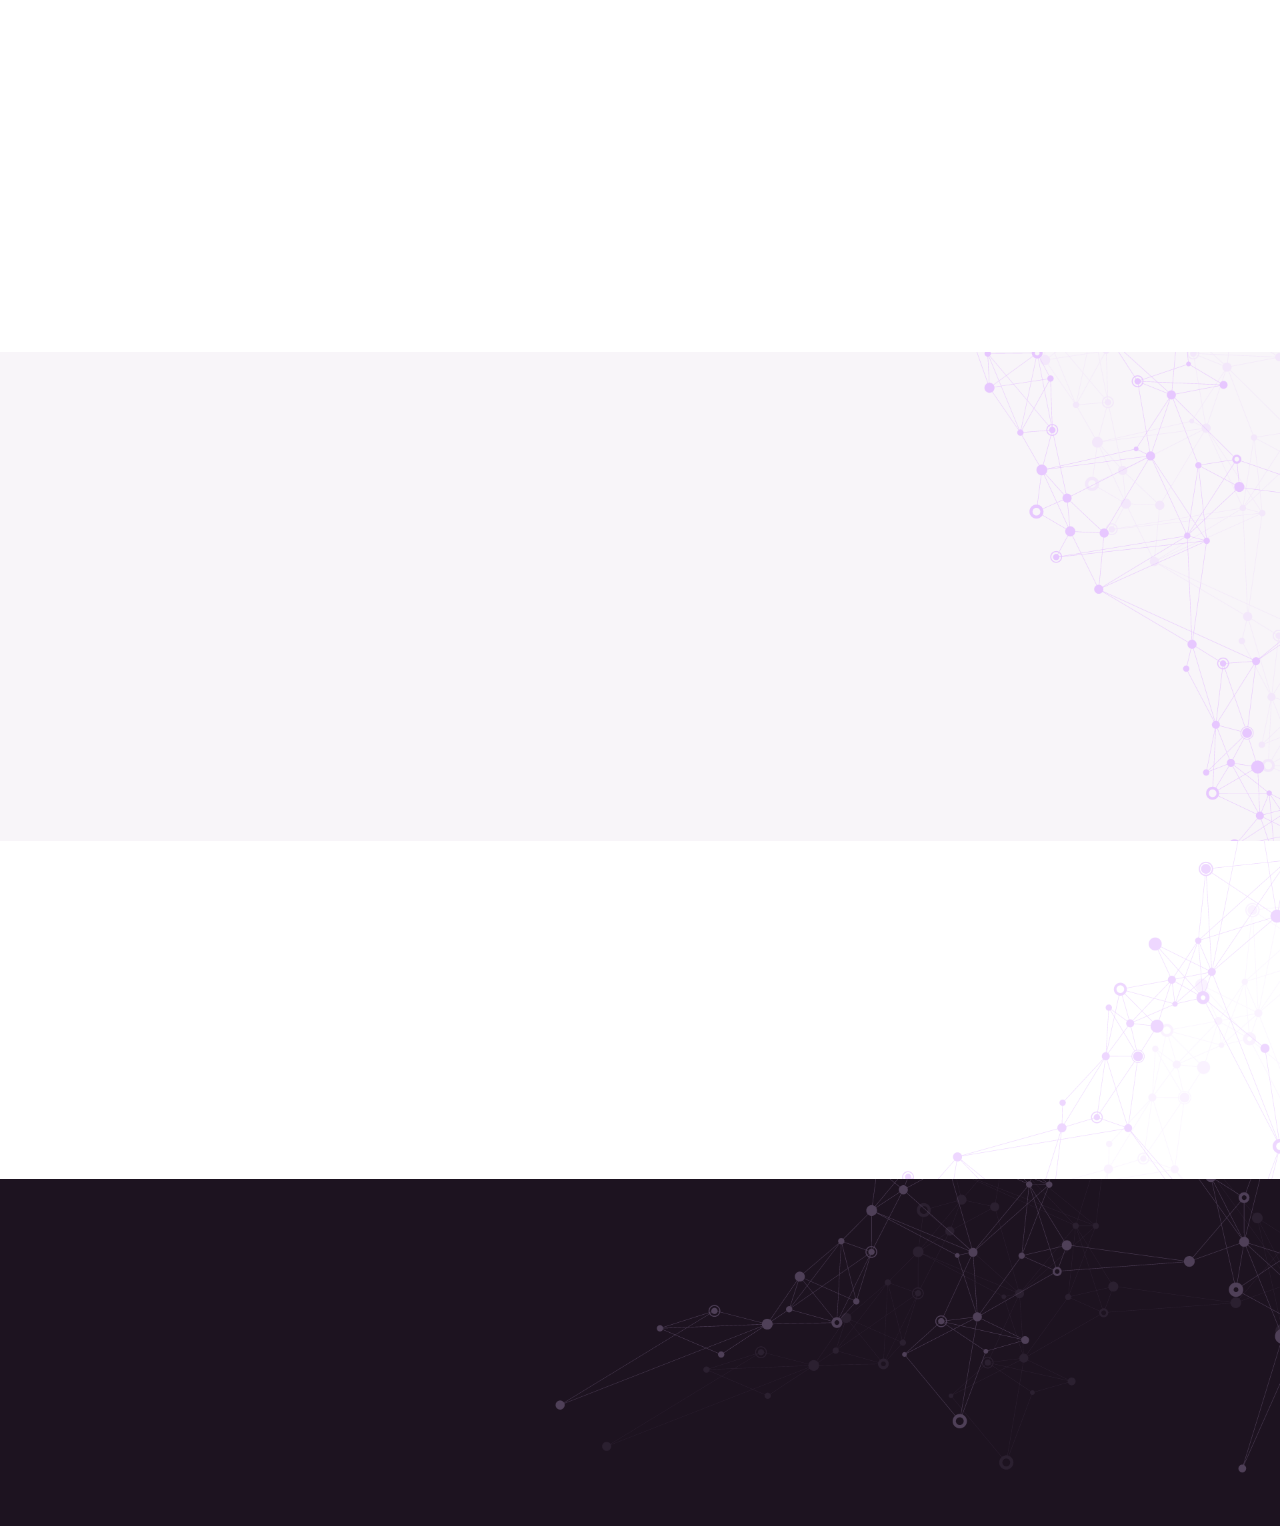
<file: pricing_v2.html>
<!DOCTYPE html>
<html>
   <head>
      <title>ProxyHQ  | Pricing</title>
      <meta name="viewport" content="width=device-width, initial-scale=1.0, maximum-scale=1.0, user-scalable=no" />
      <meta charset="UTF-8">
      <link rel="stylesheet" type="text/css" href="assets/lib/bootstrap.min.css" />
      <link rel="stylesheet" type="text/css" href="assets/css/style.css" />
      <link rel="stylesheet" type="text/css" href="assets/lib/font-awesome.css" />
      <link rel="stylesheet" type="text/css" href="assets/lib/animate.css" />
      <link rel="stylesheet" type="text/css" href="assets/lib/hover.css" />
      <!-- <link rel="stylesheet" type="text/css" href="css/owl.carousel.min.css" />
         <link rel="stylesheet" type="text/css" href="css/owl.theme.default.min.css" /> -->
   </head>
   <body>
      <!-- navbar -->
      <nav class="navbar navbar-default custom-nav navbar-me">
         <div class="container">
            <div class="navbar-header">
               <button type="button" class="navbar-toggle collapsed" data-toggle="collapse" data-target="#bs-example-navbar-collapse-1" aria-expanded="false">
               <span class="sr-only">Toggle navigation</span>
               <span class="icon-bar top-bar"></span>
               <span class="icon-bar middle-bar"></span>
               <span class="icon-bar bottom-bar"></span>
               </button>
               <!-- <a class="logoText" href="#">
                  <img src="assets/img/logo-icon.png" class="logo" /> <span>Proxy<span class="HQ">HQ</span></span>
                  </a> -->
               <a class="" href="#">
               <img src="assets/img/logo.png" class="logo" />
               </a>
            </div>
            <div class="collapse navbar-collapse" id="bs-example-navbar-collapse-1">
               <ul class="nav navbar-nav" id="navigation">
                  <li><a href="#" class="aboutclass">Home</a></li>
                  <li class="dropdown">
                     <a href="#" class="dropdown-toggle" data-toggle="dropdown" role="button" aria-haspopup="true" aria-expanded="false">Pricing <span class="caret"></span></a>
                     <ul class="dropdown-menu">
                       <li><a href="#">Residential Proxies</a></li>
                       <li><a href="#">Mobile Proxies</a></li>
                       <li><a href="#">Datacenter Proxies</a></li>
                     </ul>
                   </li>
                   <li class="dropdown">
                     <a href="#" class="dropdown-toggle" data-toggle="dropdown" role="button" aria-haspopup="true" aria-expanded="false">Resources <span class="caret"></span></a>
                     <ul class="dropdown-menu">
                       <li><a href="#">Blog</a></li>
                       <li><a href="#">Documentation</a></li>
                     </ul>
                   </li>
                  <li><a href="#" class="structureclass">Contact Us</a></li>
               </ul>
               <ul class="nav navbar-nav navbar-right">
                  <li><a href="#" class="btn btn-login">Login</a></li>
                  <li><a href="#" class="btn btn-register">Register</a></li>
               </ul>
            </div>
            <!-- /.navbar-collapse -->
         </div>
      </nav>
      <!-- navbar -->
      <div class="banner pricing-banner">
         <div class="container">
            <div class="row ">
               <div class="col-md-6 col-sm-6">
                  <div class="header-text">
                     <h1 class="wow fadeInDown">Residential <span class="block"></span> PROXIES 
                     </h1>
                     <h4 class="wow fadeInUp" data-wow-delay="0.2s">
                        We have many failovers in place to keep our <span class="block"></span> services up and running. Your confidence in<span class="block"></span> our service is at upmost priority.
                     </h4>
                     <p class="wow fadeInDown" data-wow-delay="0.3s">
                        <a href="" class="btn btn-register">REGISTER</a>
                     </p>
                  </div>
               </div>
               <div class="col-md-6 col-sm-6">
                  <p class="wow fadeInUp" data-wow-delay="0.5s">
                     <img src="assets/img/mobile.svg" class="img-responsive" />
                  </p>
               </div>
            </div>
         </div>
         <!-- container -->
      </div>
      <!-- banner -->
      <!-- pricing-table -->
      <div class="business-solution pricing-table">
         <div class="container">
            <h1 class="text-center wow fadeInUp" data-wow-delay="0.1">Reliable Data Gathering <span class="block"></span> Solutions For Your <span class="purple">Business</span></h1>
            <div class="row">
               <div class="col-md-4 col-sm-4 wow fadeInLeft" data-wow-delay="0.2">
                  <div class="businessBox">
                     <h4 class="text-center">MICRO</h4>
                     <p class="text-center">Monthly</p>
                     <h3 class="text-center"><small><sup>$</sup></small> 9.00</h3>
                     <p class="text-center">per GB
                     </p>
                     <ul>
                        <li> $9.00 per additional GB (change price according to package)</li>
                        <li> Unlimited Connections</li>
                        <li> Unlimited Zones</li>
                        <li> 3000+ Locations</li>
                        <li> Rotating / Sticky IPs</li>
                        <li> HTTPS API</li>
                     </ul>
                     <p class="text-center">
                        <a href="" class="btn btn-pricing">Get Subscription</a>
                     </p>
                  </div>
                  <!-- businessBox -->
               </div>
               <div class="col-md-4 col-sm-4 wow fadeInUp" data-wow-delay="0.2">
                  <div class="businessBox">
                     <h4 class="text-center">STARTER</h4>
                     <p class="text-center">Monthly</p>
                     <h3 class="text-center"><small><sup>$</sup></small> 8.50</h3>
                     <p class="text-center">per GB
                     </p>
                     <ul>
                        <li> $9.00 per additional GB (change price according to package)</li>
                        <li> Unlimited Connections</li>
                        <li> Unlimited Zones</li>
                        <li> 3000+ Locations</li>
                        <li> Rotating / Sticky IPs</li>
                        <li> HTTPS API</li>
                     </ul>
                     <p class="text-center">
                        <a href="" class="btn btn-pricing">Get Subscription</a>
                     </p>
                  </div>
                  <!-- businessBox -->
               </div>
               <div class="col-md-4 col-sm-4 wow fadeInRight" data-wow-delay="0.2">
                  <div class="businessBox">
                     <h4 class="text-center">BUSINESS</h4>
                     <p class="text-center">Monthly</p>
                     <h3 class="text-center"><small><sup>$</sup></small> 7.50</h3>
                     <p class="text-center">per GB
                     </p>
                     <ul>
                        <li> $9.00 per additional GB (change price according to package)</li>
                        <li> Unlimited Connections</li>
                        <li> Unlimited Zones</li>
                        <li> 3000+ Locations</li>
                        <li> Rotating / Sticky IPs</li>
                        <li> HTTPS API</li>
                     </ul>
                     <p class="text-center">
                        <a href="" class="btn btn-pricing">Get Subscription</a>
                     </p>
                  </div>
                  <!-- businessBox -->
               </div>
            </div>
            <!-- row -->
            <div class="row">
               <div class="col-md-4 col-sm-4 wow fadeInLeft" data-wow-delay="0.2">
                  <div class="businessBox">
                     <h4 class="text-center">CORPORATE</h4>
                     <p class="text-center">Monthly</p>
                     <h3 class="text-center"><small><sup>$</sup></small> 6.50</h3>
                     <p class="text-center">per GB
                     </p>
                     <ul>
                        <li> $9.00 per additional GB (change price according to package)</li>
                        <li> Unlimited Connections</li>
                        <li> Unlimited Zones</li>
                        <li> 3000+ Locations</li>
                        <li> Rotating / Sticky IPs</li>
                        <li> HTTPS API</li>
                     </ul>
                     <p class="text-center">
                        <a href="" class="btn btn-pricing">Get Subscription</a>
                     </p>
                  </div>
                  <!-- businessBox -->
               </div>
               <div class="col-md-4 col-sm-4 wow fadeInUp" data-wow-delay="0.2">
                  <div class="businessBox">
                     <h4 class="text-center">ENTERPRISE</h4>
                     <p class="text-center">Monthly</p>
                     <h3 class="text-center"><small><sup>$</sup></small> 5.50</h3>
                     <p class="text-center">per GB
                     </p>
                     <ul>
                        <li> $9.00 per additional GB (change price according to package)</li>
                        <li> Unlimited Connections</li>
                        <li> Unlimited Zones</li>
                        <li> 3000+ Locations</li>
                        <li> Rotating / Sticky IPs</li>
                        <li> HTTPS API</li>
                     </ul>
                     <p class="text-center">
                        <a href="" class="btn btn-pricing">Get Subscription</a>
                     </p>
                  </div>
                  <!-- businessBox -->
               </div>
               <div class="col-md-4 col-sm-4 wow fadeInRight" data-wow-delay="0.2">
                  <div class="businessBox">
                     <h4 class="text-center">RESELLER</h4>
                     <p class="text-center">Monthly</p>
                     <h3 class="text-center"><small><sup>$</sup></small> 4.50</h3>
                     <p class="text-center">per GB
                     </p>
                     <ul>
                        <li> $9.00 per additional GB (change price according to package)</li>
                        <li> Unlimited Connections</li>
                        <li> Unlimited Zones</li>
                        <li> 3000+ Locations</li>
                        <li> Rotating / Sticky IPs</li>
                        <li> HTTPS API</li>
                     </ul>
                     <p class="text-center">
                        <a href="" class="btn btn-pricing">Get Subscription</a>
                     </p>
                  </div>
                  <!-- businessBox -->
               </div>
            </div>
            <!-- row -->
         </div>
      </div>
      <!-- pricing-table -->
      <div class="residential-proxies">
         <div class="container">
            <h1 class="text-center wow fadeInUp">Why Buy Residential Proxies</h1>
            <h3 class="text-center wow fadeInUp" data-wow-delay="0.2s">Below are some notable features that we have to offer.</h3>
            <br />
            <div class="row mt30">
               <div class="col-md-4 col-sm-4">
                  <div class="media wow fadeInLeft" data-wow-delay="0.3s">
                     <div class="media-left">
                        <a href="#">
                        <img class="media-object" src="assets/img/proxies1.png" alt="...">
                        </a>
                     </div>
                     <div class="media-body">
                        <h4 class="media-heading">50M+ Residential IPs In Our Pool</h4>
                        <p>Secure your brand identity from malicious attacks.</p>
                     </div>
                  </div>
               </div>
               <!-- col -->
               <div class="col-md-4 col-sm-4">
                  <div class="media wow fadeInDown" data-wow-delay="0.4s">
                     <div class="media-left">
                        <a href="#">
                        <img class="media-object" src="assets/img/proxies2.png" alt="...">
                        </a>
                     </div>
                     <div class="media-body">
                        <h4 class="media-heading">Global Coverage</h4>
                        <p>Secure your brand identity from malicious attacks.</p>
                     </div>
                  </div>
               </div>
               <!-- col -->
               <div class="col-md-4 col-sm-4">
                  <div class="media wow fadeInRight" data-wow-delay="0.5s">
                     <div class="media-left">
                        <a href="#">
                        <img class="media-object" src="assets/img/proxies3.png" alt="...">
                        </a>
                     </div>
                     <div class="media-body">
                        <h4 class="media-heading">Unlimited Concurrent Sessions</h4>
                        <p>Secure your brand identity from malicious attacks.</p>
                     </div>
                  </div>
               </div>
               <!-- col -->
            </div>
            <!-- row -->
            <div class="row">
               <div class="col-md-4 col-sm-4">
                  <div class="media wow fadeInRight" data-wow-delay="0.6s">
                     <div class="media-left">
                        <a href="#">
                        <img class="media-object" src="assets/img/proxies4.png" alt="...">
                        </a>
                     </div>
                     <div class="media-body">
                        <h4 class="media-heading">IPV4 HTTP/HTTPs IPs</h4>
                        <p>Secure your brand identity from malicious attacks.</p>
                     </div>
                  </div>
               </div>
               <!-- col -->
               <div class="col-md-4 col-sm-4">
                  <div class="media wow fadeInDown" data-wow-delay="0.7s">
                     <div class="media-left">
                        <a href="#">
                        <img class="media-object" src="assets/img/proxies5.png" alt="...">
                        </a>
                     </div>
                     <div class="media-body">
                        <h4 class="media-heading">Sticky And Rotating Sessions</h4>
                        <p>Secure your brand identity from malicious attacks.</p>
                     </div>
                  </div>
               </div>
               <!-- col -->
               <div class="col-md-4 col-sm-4">
                  <div class="media wow fadeInLeft" data-wow-delay="0.8s">
                     <div class="media-left">
                        <a href="#">
                        <img class="media-object" src="assets/img/proxies6.png" alt="...">
                        </a>
                     </div>
                     <div class="media-body">
                        <h4 class="media-heading">Bypass ASN Filtering</h4>
                        <p>Secure your brand identity from malicious attacks.</p>
                     </div>
                  </div>
               </div>
               <!-- col -->
            </div>
            <!-- row -->
         </div>
      </div>
      <!-- residential-proxies -->
      <!-- you-ready -->
      <div class="you-ready">
         <div class="container">
            <h1 class="text-center wow fadeInDown" data-wow-delay="0.2">Are You Ready?</h1>
            <p class="text-center wow fadeInUp" data-wow-delay="0.3">Maecenas interdum lorem eleifend orci aliquam mollis. Aliquam <span class="block"></span> non rhoncus magna. Suspendisse aliquet tincidunt enim, ut <span class="block"></span> commodo elit feugiat et. </p>
            <p class="text-center mt20 wow fadeInDown" data-wow-delay="0.4">
               <a href="" class="btn btn-register">REGISTER NOW</a>
               <a href="" class="btn btn-contactus">CONTACT US</a>
            </p>
         </div>
      </div>
      <!-- you-ready -->
      <!-- footer -->
      <div class="footer">
         <div class="container">
            <div class="row">
               <div class="col-lg-3 col-xs-12 col-md-3 wow fadeInLeft" data-wow-delay="0.1s">
                  <p>
                     <img src="assets/img/footer-logo.png" alt="" class="footer-logo" />
                  </p>
                  <h4 class="followUs">
                     Proin ex ipsum, facilisis id tincidunt sed, vulputate in lacus. Donec pharetra faucibus leo, vitae vestibulum leo scelerisque eu. 
                  </h4>
               </div>
               <div class="col-lg-2 col-sm-3 col-xs-12 col-md-2 wow fadeInUp" data-wow-delay="0.2s">
                  <h4>SERVICES</h4>
                  <ul>
                     <li><a href="">Residential Proxies</a></li>
                     <li><a href="">Datacenter Proxies</a></li>
                     <li><a href="">Mobile (3G/4G) Proxies</a></li>
                     <li><a href="">Rate Reduction Plans</a></li>
                  </ul>
               </div>
               <div class="col-lg-2 col-sm-3 col-xs-12 col-md-2 wow fadeInDown" data-wow-delay="0.3s">
                  <h4>RESOURCES</h4>
                  <ul>
                     <li><a href="">Locations</a></li>
                     <li><a href="">Contact</a></li>
                     <li><a href="">Blog</a></li>
                     <li><a href="">Documentation</a></li>
                  </ul>
               </div>
               <div class="col-lg-2 col-sm-3 col-xs-12 col-sm-6 col-md-2 wow fadeInRight" data-wow-delay="0.4s">
                  <h4>LEGAL</h4>
                  <ul>
                     <li><a href="">Terms of Service</a></li>
                     <li><a href="">Privacy Policy</a></li>
                  </ul>
               </div>
               <div class="col-lg-3 col-sm-3 col-xs-12 col-sm-6 col-md-3 wow fadeInRight" data-wow-delay="0.4s">
                  <h4>GET IN TOUCH</h4>
                  <ul class="social-icon">
                     <li><a href=""><span class="fa fa-facebook"></span></a></li>
                     <li><a href=""><span class="fa fa-twitter"></span></a></li>
                     <li><a href=""><span class="fa fa-instagram"></span></a></li>
                  </ul>
               </div>
            </div>
            <!-- row -->
            <p class="text-center copyright wow fadeInDown">
               &copy; 2021 ProxyHQ LLC. All rights reserved.
            </p>
         </div>
      </div>
      <!-- footer -->
      <script type="text/javascript" src="assets/lib/jquery.js"></script>
      <script type="text/javascript" src="assets/lib/bootstrap.min.js"></script>
      <script type="text/javascript" src="assets/js/index.js"></script>
      <script type="text/javascript" src="assets/lib/wow.js"></script>
      <script type="text/javascript" src="assets/lib/owl.carousel.js"></script>
      <script>
         $(document).ready(function() {
          new WOW().init();	
          $(window).scroll(function () {
            if ($(window).scrollTop() > 80) {
               $('.navbar').addClass('navbar-fixed');
            }
            if ($(window).scrollTop() < 79) {
               $('.navbar').removeClass('navbar-fixed');
            }
         });
         });
      </script>
   </body>
</html>
</file>
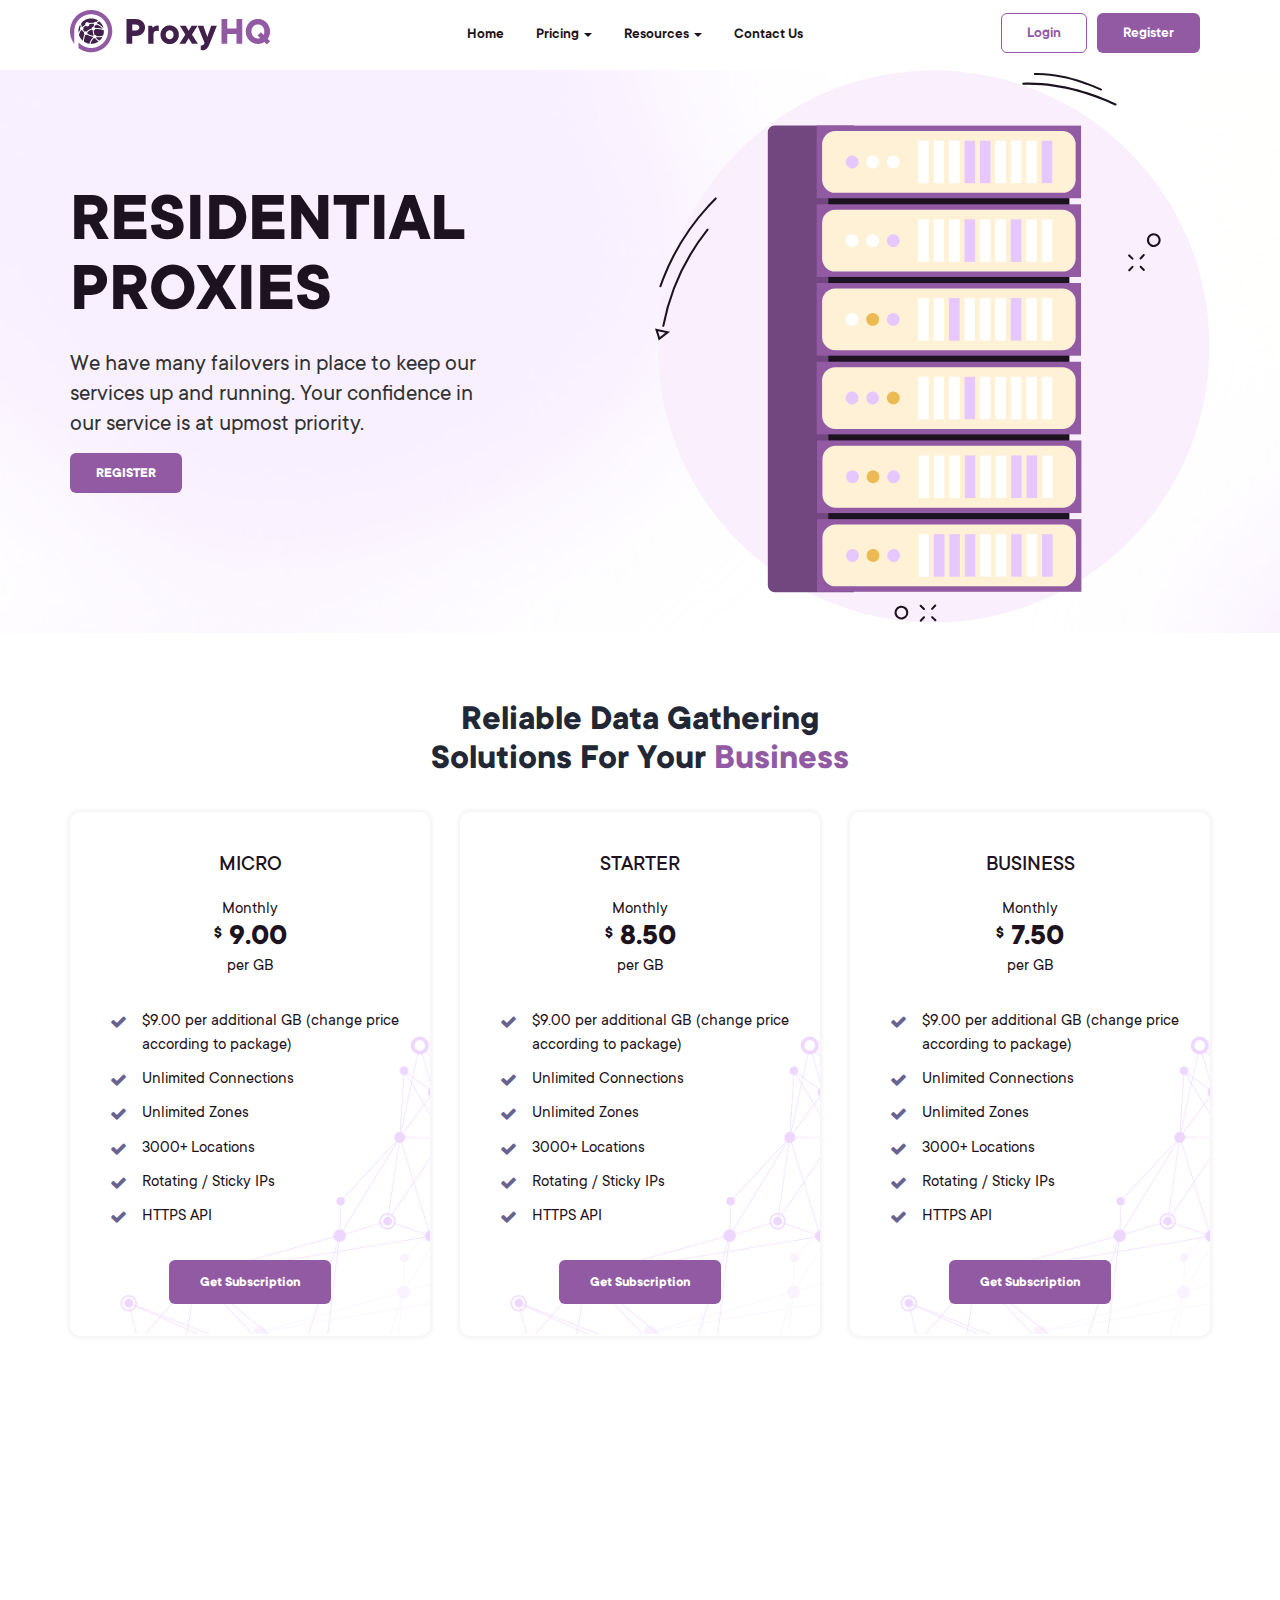
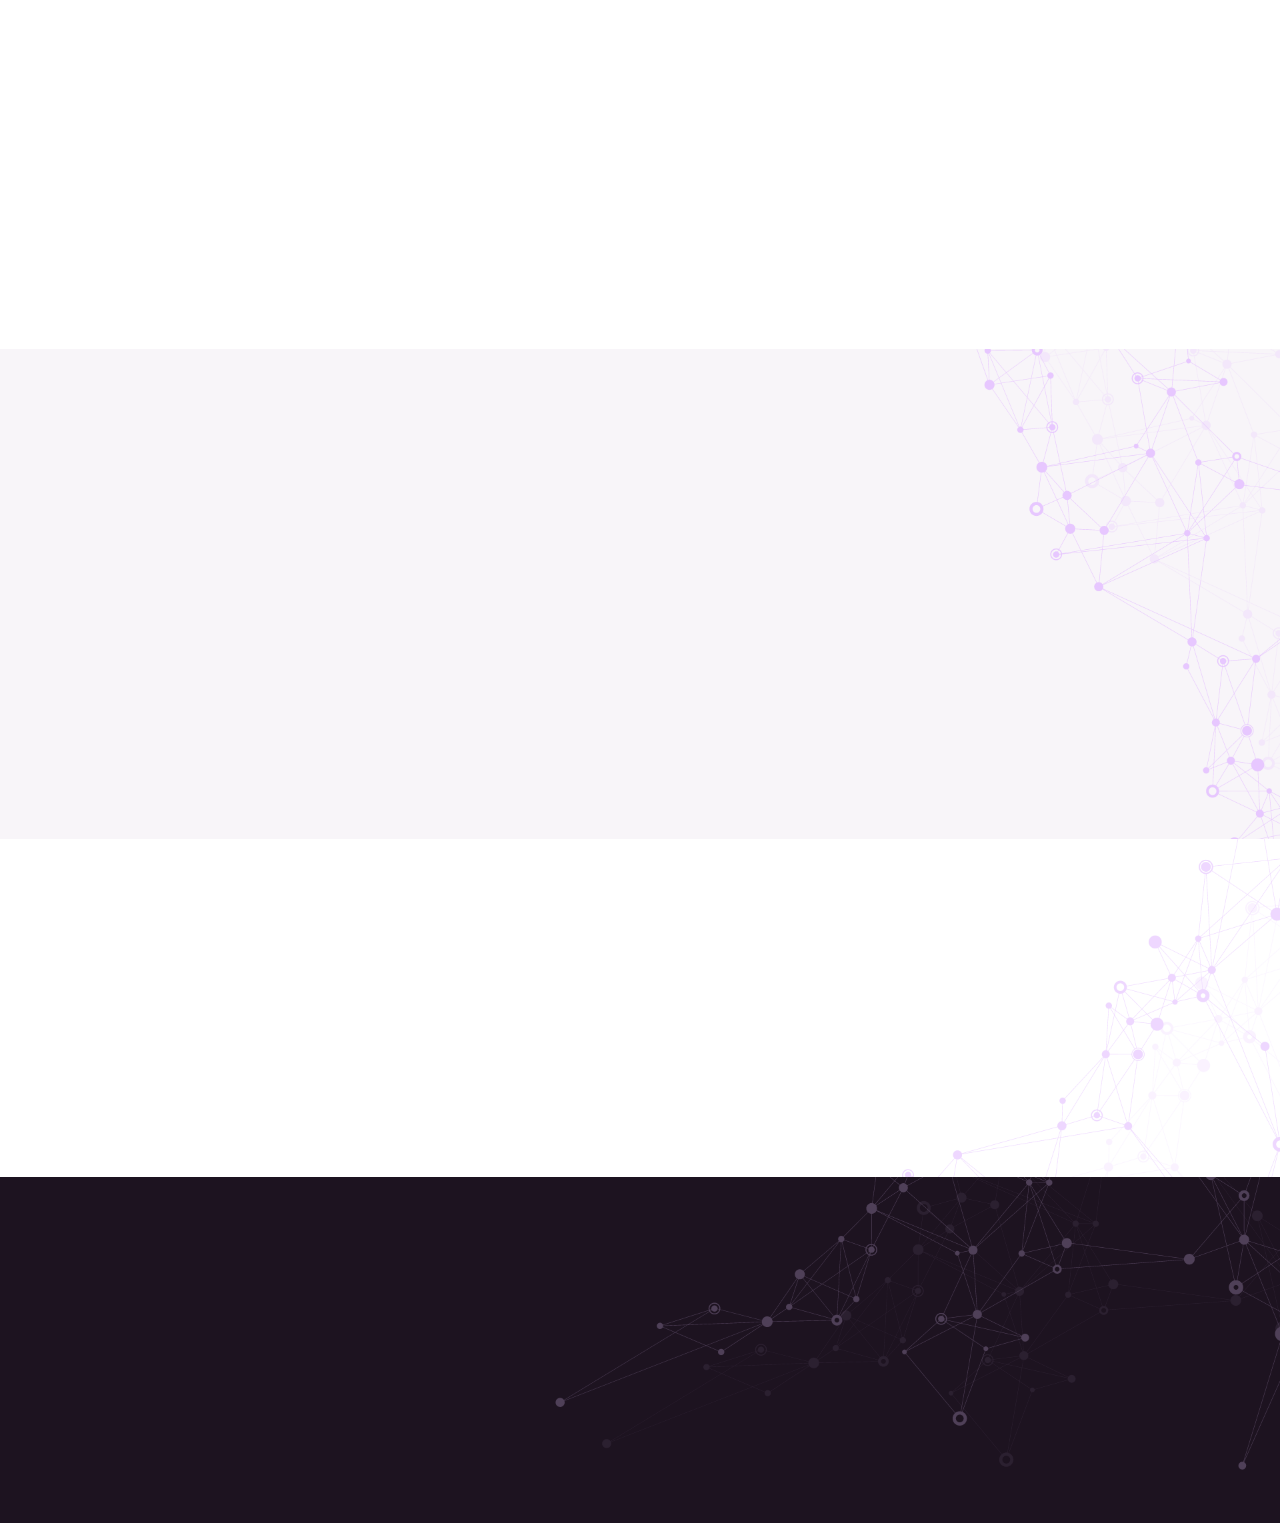
<file: pricing_v3.html>
<!DOCTYPE html>
<html>
   <head>
      <title>ProxyHQ  | Pricing</title>
      <meta name="viewport" content="width=device-width, initial-scale=1.0, maximum-scale=1.0, user-scalable=no" />
      <meta charset="UTF-8">
      <link rel="stylesheet" type="text/css" href="assets/lib/bootstrap.min.css" />
      <link rel="stylesheet" type="text/css" href="assets/css/style.css" />
      <link rel="stylesheet" type="text/css" href="assets/lib/font-awesome.css" />
      <link rel="stylesheet" type="text/css" href="assets/lib/animate.css" />
      <link rel="stylesheet" type="text/css" href="assets/lib/hover.css" />
      <!-- <link rel="stylesheet" type="text/css" href="css/owl.carousel.min.css" />
         <link rel="stylesheet" type="text/css" href="css/owl.theme.default.min.css" /> -->
   </head>
   <body>
      <!-- navbar -->
      <nav class="navbar navbar-default custom-nav navbar-me">
         <div class="container">
            <div class="navbar-header">
               <button type="button" class="navbar-toggle collapsed" data-toggle="collapse" data-target="#bs-example-navbar-collapse-1" aria-expanded="false">
               <span class="sr-only">Toggle navigation</span>
               <span class="icon-bar top-bar"></span>
               <span class="icon-bar middle-bar"></span>
               <span class="icon-bar bottom-bar"></span>
               </button>
               <!-- <a class="logoText" href="#">
                  <img src="assets/img/logo-icon.png" class="logo" /> <span>Proxy<span class="HQ">HQ</span></span>
                  </a> -->
               <a class="" href="#">
               <img src="assets/img/logo.png" class="logo" />
               </a>
            </div>
            <div class="collapse navbar-collapse" id="bs-example-navbar-collapse-1">
               <ul class="nav navbar-nav" id="navigation">
                  <li><a href="#" class="aboutclass">Home</a></li>
                  <li class="dropdown">
                     <a href="#" class="dropdown-toggle" data-toggle="dropdown" role="button" aria-haspopup="true" aria-expanded="false">Pricing <span class="caret"></span></a>
                     <ul class="dropdown-menu">
                       <li><a href="#">Residential Proxies</a></li>
                       <li><a href="#">Mobile Proxies</a></li>
                       <li><a href="#">Datacenter Proxies</a></li>
                     </ul>
                   </li>
                   <li class="dropdown">
                     <a href="#" class="dropdown-toggle" data-toggle="dropdown" role="button" aria-haspopup="true" aria-expanded="false">Resources <span class="caret"></span></a>
                     <ul class="dropdown-menu">
                       <li><a href="#">Blog</a></li>
                       <li><a href="#">Documentation</a></li>
                     </ul>
                   </li>
                  <li><a href="#" class="structureclass">Contact Us</a></li>
               </ul>
               <ul class="nav navbar-nav navbar-right">
                  <li><a href="#" class="btn btn-login">Login</a></li>
                  <li><a href="#" class="btn btn-register">Register</a></li>
               </ul>
            </div>
            <!-- /.navbar-collapse -->
         </div>
      </nav>
      <!-- navbar -->
      <div class="banner pricing-banner">
         <div class="container">
            <div class="row ">
               <div class="col-md-6 col-sm-6">
                  <div class="header-text">
                     <h1 class="wow fadeInDown">Residential <span class="block"></span> PROXIES 
                     </h1>
                     <h4 class="wow fadeInUp" data-wow-delay="0.2s">
                        We have many failovers in place to keep our <span class="block"></span> services up and running. Your confidence in<span class="block"></span> our service is at upmost priority.
                     </h4>
                     <p class="wow fadeInDown" data-wow-delay="0.3s">
                        <a href="" class="btn btn-register">REGISTER</a>
                     </p>
                  </div>
               </div>
               <div class="col-md-6 col-sm-6">
                  <p class="wow fadeInUp" data-wow-delay="0.5s">
                     <img src="assets/img/server_rack.svg" class="img-responsive" />
                  </p>
               </div>
            </div>
         </div>
         <!-- container -->
      </div>
      <!-- banner -->
      <!-- pricing-table -->
      <div class="business-solution pricing-table">
         <div class="container">
            <h1 class="text-center wow fadeInUp" data-wow-delay="0.1">Reliable Data Gathering <span class="block"></span> Solutions For Your <span class="purple">Business</span></h1>
            <div class="row">
               <div class="col-md-4 col-sm-4 wow fadeInLeft" data-wow-delay="0.2">
                  <div class="businessBox">
                     <h4 class="text-center">MICRO</h4>
                     <p class="text-center">Monthly</p>
                     <h3 class="text-center"><small><sup>$</sup></small> 9.00</h3>
                     <p class="text-center">per GB
                     </p>
                     <ul>
                        <li> $9.00 per additional GB (change price according to package)</li>
                        <li> Unlimited Connections</li>
                        <li> Unlimited Zones</li>
                        <li> 3000+ Locations</li>
                        <li> Rotating / Sticky IPs</li>
                        <li> HTTPS API</li>
                     </ul>
                     <p class="text-center">
                        <a href="" class="btn btn-pricing">Get Subscription</a>
                     </p>
                  </div>
                  <!-- businessBox -->
               </div>
               <div class="col-md-4 col-sm-4 wow fadeInUp" data-wow-delay="0.2">
                  <div class="businessBox">
                     <h4 class="text-center">STARTER</h4>
                     <p class="text-center">Monthly</p>
                     <h3 class="text-center"><small><sup>$</sup></small> 8.50</h3>
                     <p class="text-center">per GB
                     </p>
                     <ul>
                        <li> $9.00 per additional GB (change price according to package)</li>
                        <li> Unlimited Connections</li>
                        <li> Unlimited Zones</li>
                        <li> 3000+ Locations</li>
                        <li> Rotating / Sticky IPs</li>
                        <li> HTTPS API</li>
                     </ul>
                     <p class="text-center">
                        <a href="" class="btn btn-pricing">Get Subscription</a>
                     </p>
                  </div>
                  <!-- businessBox -->
               </div>
               <div class="col-md-4 col-sm-4 wow fadeInRight" data-wow-delay="0.2">
                  <div class="businessBox">
                     <h4 class="text-center">BUSINESS</h4>
                     <p class="text-center">Monthly</p>
                     <h3 class="text-center"><small><sup>$</sup></small> 7.50</h3>
                     <p class="text-center">per GB
                     </p>
                     <ul>
                        <li> $9.00 per additional GB (change price according to package)</li>
                        <li> Unlimited Connections</li>
                        <li> Unlimited Zones</li>
                        <li> 3000+ Locations</li>
                        <li> Rotating / Sticky IPs</li>
                        <li> HTTPS API</li>
                     </ul>
                     <p class="text-center">
                        <a href="" class="btn btn-pricing">Get Subscription</a>
                     </p>
                  </div>
                  <!-- businessBox -->
               </div>
            </div>
            <!-- row -->
            <div class="row">
               <div class="col-md-4 col-sm-4 wow fadeInLeft" data-wow-delay="0.2">
                  <div class="businessBox">
                     <h4 class="text-center">CORPORATE</h4>
                     <p class="text-center">Monthly</p>
                     <h3 class="text-center"><small><sup>$</sup></small> 6.50</h3>
                     <p class="text-center">per GB
                     </p>
                     <ul>
                        <li> $9.00 per additional GB (change price according to package)</li>
                        <li> Unlimited Connections</li>
                        <li> Unlimited Zones</li>
                        <li> 3000+ Locations</li>
                        <li> Rotating / Sticky IPs</li>
                        <li> HTTPS API</li>
                     </ul>
                     <p class="text-center">
                        <a href="" class="btn btn-pricing">Get Subscription</a>
                     </p>
                  </div>
                  <!-- businessBox -->
               </div>
               <div class="col-md-4 col-sm-4 wow fadeInUp" data-wow-delay="0.2">
                  <div class="businessBox">
                     <h4 class="text-center">ENTERPRISE</h4>
                     <p class="text-center">Monthly</p>
                     <h3 class="text-center"><small><sup>$</sup></small> 5.50</h3>
                     <p class="text-center">per GB
                     </p>
                     <ul>
                        <li> $9.00 per additional GB (change price according to package)</li>
                        <li> Unlimited Connections</li>
                        <li> Unlimited Zones</li>
                        <li> 3000+ Locations</li>
                        <li> Rotating / Sticky IPs</li>
                        <li> HTTPS API</li>
                     </ul>
                     <p class="text-center">
                        <a href="" class="btn btn-pricing">Get Subscription</a>
                     </p>
                  </div>
                  <!-- businessBox -->
               </div>
               <div class="col-md-4 col-sm-4 wow fadeInRight" data-wow-delay="0.2">
                  <div class="businessBox">
                     <h4 class="text-center">RESELLER</h4>
                     <p class="text-center">Monthly</p>
                     <h3 class="text-center"><small><sup>$</sup></small> 4.50</h3>
                     <p class="text-center">per GB
                     </p>
                     <ul>
                        <li> $9.00 per additional GB (change price according to package)</li>
                        <li> Unlimited Connections</li>
                        <li> Unlimited Zones</li>
                        <li> 3000+ Locations</li>
                        <li> Rotating / Sticky IPs</li>
                        <li> HTTPS API</li>
                     </ul>
                     <p class="text-center">
                        <a href="" class="btn btn-pricing">Get Subscription</a>
                     </p>
                  </div>
                  <!-- businessBox -->
               </div>
            </div>
            <!-- row -->
         </div>
      </div>
      <!-- pricing-table -->
      <div class="residential-proxies">
         <div class="container">
            <h1 class="text-center wow fadeInUp">Why Buy Residential Proxies</h1>
            <h3 class="text-center wow fadeInUp" data-wow-delay="0.2s">Below are some notable features that we have to offer.</h3>
            <br />
            <div class="row mt30">
               <div class="col-md-4 col-sm-4">
                  <div class="media wow fadeInLeft" data-wow-delay="0.3s">
                     <div class="media-left">
                        <a href="#">
                        <img class="media-object" src="assets/img/proxies1.png" alt="...">
                        </a>
                     </div>
                     <div class="media-body">
                        <h4 class="media-heading">50M+ Residential IPs In Our Pool</h4>
                        <p>Secure your brand identity from malicious attacks.</p>
                     </div>
                  </div>
               </div>
               <!-- col -->
               <div class="col-md-4 col-sm-4">
                  <div class="media wow fadeInDown" data-wow-delay="0.4s">
                     <div class="media-left">
                        <a href="#">
                        <img class="media-object" src="assets/img/proxies2.png" alt="...">
                        </a>
                     </div>
                     <div class="media-body">
                        <h4 class="media-heading">Global Coverage</h4>
                        <p>Secure your brand identity from malicious attacks.</p>
                     </div>
                  </div>
               </div>
               <!-- col -->
               <div class="col-md-4 col-sm-4">
                  <div class="media wow fadeInRight" data-wow-delay="0.5s">
                     <div class="media-left">
                        <a href="#">
                        <img class="media-object" src="assets/img/proxies3.png" alt="...">
                        </a>
                     </div>
                     <div class="media-body">
                        <h4 class="media-heading">Unlimited Concurrent Sessions</h4>
                        <p>Secure your brand identity from malicious attacks.</p>
                     </div>
                  </div>
               </div>
               <!-- col -->
            </div>
            <!-- row -->
            <div class="row">
               <div class="col-md-4 col-sm-4">
                  <div class="media wow fadeInRight" data-wow-delay="0.6s">
                     <div class="media-left">
                        <a href="#">
                        <img class="media-object" src="assets/img/proxies4.png" alt="...">
                        </a>
                     </div>
                     <div class="media-body">
                        <h4 class="media-heading">IPV4 HTTP/HTTPs IPs</h4>
                        <p>Secure your brand identity from malicious attacks.</p>
                     </div>
                  </div>
               </div>
               <!-- col -->
               <div class="col-md-4 col-sm-4">
                  <div class="media wow fadeInDown" data-wow-delay="0.7s">
                     <div class="media-left">
                        <a href="#">
                        <img class="media-object" src="assets/img/proxies5.png" alt="...">
                        </a>
                     </div>
                     <div class="media-body">
                        <h4 class="media-heading">Sticky And Rotating Sessions</h4>
                        <p>Secure your brand identity from malicious attacks.</p>
                     </div>
                  </div>
               </div>
               <!-- col -->
               <div class="col-md-4 col-sm-4">
                  <div class="media wow fadeInLeft" data-wow-delay="0.8s">
                     <div class="media-left">
                        <a href="#">
                        <img class="media-object" src="assets/img/proxies6.png" alt="...">
                        </a>
                     </div>
                     <div class="media-body">
                        <h4 class="media-heading">Bypass ASN Filtering</h4>
                        <p>Secure your brand identity from malicious attacks.</p>
                     </div>
                  </div>
               </div>
               <!-- col -->
            </div>
            <!-- row -->
         </div>
      </div>
      <!-- residential-proxies -->
      <!-- you-ready -->
      <div class="you-ready">
         <div class="container">
            <h1 class="text-center wow fadeInDown" data-wow-delay="0.2">Are You Ready?</h1>
            <p class="text-center wow fadeInUp" data-wow-delay="0.3">Maecenas interdum lorem eleifend orci aliquam mollis. Aliquam <span class="block"></span> non rhoncus magna. Suspendisse aliquet tincidunt enim, ut <span class="block"></span> commodo elit feugiat et. </p>
            <p class="text-center mt20 wow fadeInDown" data-wow-delay="0.4">
               <a href="" class="btn btn-register">REGISTER NOW</a>
               <a href="" class="btn btn-contactus">CONTACT US</a>
            </p>
         </div>
      </div>
      <!-- you-ready -->
      <!-- footer -->
      <div class="footer">
         <div class="container">
            <div class="row">
               <div class="col-lg-3 col-xs-12 col-md-3 wow fadeInLeft" data-wow-delay="0.1s">
                  <p>
                     <img src="assets/img/footer-logo.png" alt="" class="footer-logo" />
                  </p>
                  <h4 class="followUs">
                     Proin ex ipsum, facilisis id tincidunt sed, vulputate in lacus. Donec pharetra faucibus leo, vitae vestibulum leo scelerisque eu. 
                  </h4>
               </div>
               <div class="col-lg-2 col-sm-3 col-xs-12 col-md-2 wow fadeInUp" data-wow-delay="0.2s">
                  <h4>SERVICES</h4>
                  <ul>
                     <li><a href="">Residential Proxies</a></li>
                     <li><a href="">Datacenter Proxies</a></li>
                     <li><a href="">Mobile (3G/4G) Proxies</a></li>
                     <li><a href="">Rate Reduction Plans</a></li>
                  </ul>
               </div>
               <div class="col-lg-2 col-sm-3 col-xs-12 col-md-2 wow fadeInDown" data-wow-delay="0.3s">
                  <h4>RESOURCES</h4>
                  <ul>
                     <li><a href="">Locations</a></li>
                     <li><a href="">Contact</a></li>
                     <li><a href="">Blog</a></li>
                     <li><a href="">Documentation</a></li>
                  </ul>
               </div>
               <div class="col-lg-2 col-sm-3 col-xs-12 col-sm-6 col-md-2 wow fadeInRight" data-wow-delay="0.4s">
                  <h4>LEGAL</h4>
                  <ul>
                     <li><a href="">Terms of Service</a></li>
                     <li><a href="">Privacy Policy</a></li>
                  </ul>
               </div>
               <div class="col-lg-3 col-sm-3 col-xs-12 col-sm-6 col-md-3 wow fadeInRight" data-wow-delay="0.4s">
                  <h4>GET IN TOUCH</h4>
                  <ul class="social-icon">
                     <li><a href=""><span class="fa fa-facebook"></span></a></li>
                     <li><a href=""><span class="fa fa-twitter"></span></a></li>
                     <li><a href=""><span class="fa fa-instagram"></span></a></li>
                  </ul>
               </div>
            </div>
            <!-- row -->
            <p class="text-center copyright wow fadeInDown">
               &copy; 2021 ProxyHQ LLC. All rights reserved.
            </p>
         </div>
      </div>
      <!-- footer -->
      <script type="text/javascript" src="assets/lib/jquery.js"></script>
      <script type="text/javascript" src="assets/lib/bootstrap.min.js"></script>
      <script type="text/javascript" src="assets/js/index.js"></script>
      <script type="text/javascript" src="assets/lib/wow.js"></script>
      <script type="text/javascript" src="assets/lib/owl.carousel.js"></script>
      <script>
         $(document).ready(function() {
          new WOW().init();	
          $(window).scroll(function () {
            if ($(window).scrollTop() > 80) {
               $('.navbar').addClass('navbar-fixed');
            }
            if ($(window).scrollTop() < 79) {
               $('.navbar').removeClass('navbar-fixed');
            }
         });
         });
      </script>
   </body>
</html>
</file>
<file: assets/css/style.css>
@font-face {
     font-family: 'TTCommonsRegular';
     src: url(fontfamily/TTCommonsRegular.ttf);
}
 @font-face {
     font-family: 'TTCommonsMedium';
     src: url(fontfamily/TTCommonsMedium.ttf);
}
 @font-face {
     font-family: 'TTCommonsBold';
     src: url(fontfamily/TTCommonsBold.ttf);
}
@font-face {
     font-family: 'TTCommonsDemiBold';
     src: url(fontfamily/TTCommonsDemiBold.ttf);
}
@font-face {
     font-family: 'TTCommonsLight';
     src: url(fontfamily/TTCommonsLight.ttf);
}

 body {
     margin: 0;
     padding: 0;
     font-family: 'TTCommonsRegular';
}
 h1{
     color: #222736;
     font-family: 'TTCommonsBold';
}
.flight{
     font-family: 'TTCommonsLight' !important;
}

.navbar-default .navbar-nav>.open>a, .navbar-default .navbar-nav>.open>a:focus, .navbar-default .navbar-nav>.open>a:hover{
     background: none !important;
}

.custom-nav{
     border-radius: 0;
     border:0;
     background: #fff;
     margin-bottom: 0;
     padding-bottom: 10px;
     transition: 300ms ease-out !important;
}
 .custom-nav .logo{
     margin-top: 10px;
}
.logoText span{
     font-size: 34px;
     margin-top: 6px;
     position: relative;
     top: 14px;
     left: 5px;
     font-family: 'TTCommonsBold';
     color: #41214B;
}
a.logoText {
     text-decoration: none !important;
 }
.logoText span.HQ{
     position: static !important;
     color: #915AA3;
}

.navbar-fixed {
     top: 0;
     z-index: 100;
     position: fixed;
     width: 100%;
     transition: 300ms ease-out !important;
   }

 .custom-nav .navbar-nav .active a{
     background: none !important;
     color: #915AA3;
}
 .custom-nav .navbar-nav {
     display: inline-block;
     float: none;
     vertical-align: top;
     margin-top: 10px;
}
 .custom-nav .navbar-nav li{
     margin-right: 2px;
}
 .custom-nav .navbar-nav li a{
     color: #1D1320;
     font-family: 'TTCommonsDemiBold';
     transition: 300ms ease-out !important;
     font-size: 15px;
}
 .custom-nav .navbar-nav li a:hover{
     color: #915AA3;
}
 .custom-nav .navbar-collapse {
     text-align: center;
}
.btn-login{
     border-radius: 6px;
     margin-top: 3px;
     border: 1px solid #915AA3;
     background: #fff !important;
     color: #915AA3 !important;
     font-family: 'TTCommonsBold';
     padding: 10px 25px !important;
     height: 40px;    
     transition: 300ms ease-out !important;
}
/* .btn-login:hover{
     background: #915AA3 !important;
     color: #fff !important;
} */

 .btn-register{
     border-radius: 6px;
     margin-top: 3px;
     background: #915AA3 !important;
     color: #fff !important;
     padding: 10px 25px !important;
     font-family: 'TTCommonsBold';
     height: 40px;
     transition: 300ms ease-out !important;
}
/* .btn-register:hover{
     background: #fff !important;
     color: #915AA3 !important;
     border-color: #915AA3;
} */
.custom-nav .navbar-right li{
     margin-right: 10px !important;
}

.banner{
     background: url(../img/banner.png);
     background-repeat: no-repeat;
}

 .banner .header-text{
     margin-top: 120px;
}
 .banner .header-text h1{
     margin-bottom: 20px;
     font-size: 70px;
     text-transform: uppercase;
     color: #1D1320;
     line-height: 70px;
}
.banner .header-text h1 span.flight{
     font-family: 'TTCommonsLight' !important;
}

 .banner .header-text p{
     margin-bottom: 25px;
     font-size: 16px;
}
.purple{
     color: #915AA3;
}
.banner p img{
     width: 100%;
}
 /* .banner .btn-register{
     border-radius: 6px;
     margin-top: 0px;
     background: #219DFC !important;
     color: #fff !important;
     padding: 10px 20px !important;
} */

.banner .btn-contactus{
     border-radius: 6px;
     margin-top: 3px;
     border: 1px solid #915AA3;
     background: transparent !important;
     color: #915AA3 !important;
     font-family: 'TTCommonsBold';
     padding: 10px 25px !important;
     height: 40px;    
     transition: 300ms ease-out !important;
}
/* .banner .btn-contactus:hover{
     background: #915AA3 !important;
     color: #fff !important;    
} */

.servicesBox{
     background: #fff;
     border-radius: 10px;
     padding: 30px 30px;
     box-shadow: 0 0 4px 5px #F4F1F5;
     padding-bottom: 0;
     margin-top: -30px;
}
.servicesBox .media img{
     height: 35px;
}
.servicesBox .media .media-body{
     padding-left: 5px;
}


.servicesBox .media h5{
     margin-top: 0;
     color: #1D1320;
     font-family: 'TTCommonsDemiBold';
     font-size: 16px;
     margin-bottom: 5px;
}

.servicesBox .media p{
     color: #1D1320;
     font-size: 16px;
}

.business-solution{
     padding-top: 50px;
     padding-bottom: 40px;
     background: #FFFFFF;
}
.business-solution h1{
     margin-bottom: 30px;
}
.businessBox{
     /* background: #FFFFFF; */
     background: url(../img/banner-ready2.png);
     background-repeat: no-repeat;
    background-position: 0 0;
    background-size: cover;
     border-radius: 10px;
     padding: 30px 20px;
     box-shadow: 0 0 4px 2px #F4F1F5;
     transition: 300ms ease-out !important;
     border: 2px solid transparent;
}
.businessBox:hover{
     border-color: #915AA3;
     cursor: pointer;
}

.businessBox h3{
     color: #1D1320;
     font-family: 'TTCommonsBold';
}
.businessBox p{
     color: #1D1320;
     font-size: 17px;
     margin-bottom: 20px;
}

.businessBox ul{
     list-style-type: none;
     padding-left: 15px;
}
.businessBox ul li {
     font-size: 17px;
     color: #1D1320;
     margin-bottom: 10px;
}
.businessBox ul li span{
     margin-right: 5px;
     color:#915AA3;
}

.businessBox .btn-pricing{
     border-radius: 6px;
     margin-top: 3px;
     background: #915AA3 !important;
     color: #fff !important;
     padding: 12px 30px !important;
     font-family: 'TTCommonsBold';
     height: 44px;
     transition: 300ms ease-out !important;
     margin-top: 20px;
}
/* .btn-pricing:hover{
     background: #fff !important;
     color: #915AA3 !important;
     border-color: #915AA3;
} */

.our-features{
     background: url(../img/feature-bg.png);
     background-size: 100% 100%;
     background-repeat: no-repeat;
     padding-top: 50px;
}
.our-features2{
     background: url(../img/feature-bg2.png);
     background-size: 100% 100%;
     background-repeat: no-repeat;
     padding-top: 50px;
}

.section-heading{
     margin-bottom: 70px;
}
.feature-caption h3{
     color: #1D1320;
     font-size: 40px;
     font-family: 'TTCommonsBold';
}
.feature-caption p{
     font-size: 20px;
    color: #181616;
    margin-bottom: 20px;
}
.feature-caption .btn{
     border-color: #915AA3;
     background: transparent;
     color: #915AA3;
     font-family: 'TTCommonsBold';    
     padding: 13px 26px;
    /* vertical-align: middle; */
    padding-bottom: 7px;
    font-size: 16px;
    border-radius: 10px;
    text-transform:uppercase
}
.freature-img img{
     text-align: center;
     max-width: 500px;
}
.caption-tw{
    padding: 150px 50px;     
}
.caption-even{
    padding: 110px 50px;       
}
.spacing-btm{
     margin-bottom: 100px;
}
.use-cases-section{
     background: url(../img/banner-zone.png);
     background-repeat: no-repeat;
     padding-top: 50px;
     padding-bottom: 50px;
     background-size: cover;
}


.zone-img{
     max-width: 400px;
     margin: auto;
     text-align: center;
     margin-top: 40px;
}
.usecases-heading{
     margin-bottom: 50px;
}
.usecases-heading h3{
     text-align: center;
     color: #1D1320;
     font-size: 40px;
     font-family: 'TTCommonsBold';    
}
.use-cases-card {
    box-shadow: 1px 1px 26px #ccc9;
    padding: 45px 35px;
    border-radius: 20px;
    margin-bottom: 30px;
    background: #fff;
    transition: 300ms ease-out !important;
}
.use-cases-card:hover{
     background: #A5A8AC;
     color: #fff;
     cursor: pointer;
}
.use-cases-card:hover h4{
     color: #fff;
}

.use-cases-card h4{
     font-size: 20px;
     padding-top: 10px;
     font-family: 'TTCommonsDemiBold';
     color: #1D1320;
     margin-bottom: 10px;
}
.use-cases-card p{
     font-size: 20px;
     line-height: 25px;
}
.use-cases-card img{
     height: 40px;
}

.why-choose{
     padding-top: 50px;
     padding-bottom: 50px;
     background: #F8F5F9;
}
.why-choose h1{
      margin-bottom: 40px;
     font-size: 40px;
}


.chooseBox{
     text-align: center;
}
.chooseBox h3{
     font-family: 'TTCommonsDemiBold';
     color: #1D1320;
     margin-bottom: 15px;
     padding-top: 10px;
     font-size: 20px;
}
.chooseBox p{
     font-size: 17px;
     color: #181616;
     line-height: 24px;
     padding-right: 20px;
}

.you-ready{
     padding-top: 50px;
     padding-bottom: 50px;
     /* background: #FFFFFF; */
     background: url(../img/banner-ready.png);
     background-size: cover;
     background-repeat: no-repeat;
     background-position: center center;
}
.you-ready h1{
     margin-bottom: 20px;
}

.you-ready p{
     font-size: 20px;
}
.you-ready .btn-contactus{
     border-radius: 6px;
    margin-top: 3px;
    border: 1px solid #915AA3;
    background: transparent !important;
    color: #915AA3 !important;
    font-family: 'TTCommonsBold';
    padding: 10px 25px !important;
    height: 40px;
    transition: 300ms ease-out !important;
}

/* .you-ready .btn-contactus:hover{
     background: #915AA3 !important;
     color: #fff !important;    
} */

/****** Pricing ********/
.pricing-banner .header-text h4{
     font-size: 24px;
     line-height: 30px;
}
.pricing-table .businessBox{
     margin-bottom: 25px;
}

.pricing-table .businessBox h4{
     color: #1D1320;
     font-family: 'TTCommonsMedium';
     font-size: 22px;
     margin-bottom: 20px;
}
.pricing-table .businessBox p{
     margin-bottom: 0;
}
.pricing-table .businessBox h3{
     margin: 0;
     font-size: 30px;
}
.pricing-table .businessBox h3 small{
     color: #1D1320;
     font-size: 20px;
}

.pricing-table .businessBox ul{
     margin-top: 30px;
     padding-left: 50px;

}
.pricing-table .businessBox ul li:before{
     content: "\f00c";
     font-family: FontAwesome;
    font-style: normal;
    font-weight: normal;
    text-decoration: inherit;
    width: 20px;
    height: 20px;
    position: absolute;
    left: 55px;
     color: #676290;
}
.residential-proxies{
     background: url(../img/pricing-banner.png);
     background-repeat: no-repeat;
     padding-top: 50px;
     padding-bottom: 50px;
     background-size: cover;
}
.residential-proxies h1{
     color: #1D1320;
     font-family: 'TTCommonsBold';
     margin-bottom: 0;
}

.residential-proxies h3{
     margin-top: 10px;
     font-size: 18px;
}

.residential-proxies .media{
     margin-bottom: 30px;
}


.residential-proxies .media h4{
     font-family: 'TTCommonsMedium';
     color: #1D1320;
     font-size: 17px;
     margin-bottom: 10px;
}
.residential-proxies .media img{
     height: 40px;
}
.residential-proxies .media .media-body{
     padding-left: 10px;
}

.residential-proxies .media p{
          font-size: 18px;
} 
/****** Pricing ********/

/****** Contact ********/
.contact-section{
     background: url(../img/form_bg.png);
     background-repeat: no-repeat;
     background-size: cover;
     padding-top: 60px;
     padding-bottom: 80px;
}
.contact-section .contactLeft{
     padding: 40px 50px;
}
.contact-section .contactLeft h1{
     font-family: 'TTCommonsBold';
     color: #181616;
     font-size: 50px;
}


.contact-section .contactLeft p{
     font-size: 22px;
     margin-bottom: 15px;
     color: #181616;
     line-height: 26px;
}
.contact-section .contactLeft ul{
     list-style-type: none;
     padding-left: 0;
}
.contact-section .contactLeft ul li a img{
     height: 40px;
     margin-right: 10px;
}

.contact-section .contactLeft ul li a{
     font-size: 18px;
     font-family: 'TTCommonsBold';
     color: #1D1320;
     text-decoration: none !important;
}
.contact-section .contactLeft ul li a:hover{
     color: #915AA3;
}


.contact-section .contactLeft ul li{
     margin-bottom: 10px;
}
.contact-section .contactRight{
     background: #fff;
     border-radius: 6px;
     padding: 40px 30px;
     box-shadow: 0 0 20px 2px rgba(221, 131, 250, 0.19);
}
.contactRight .form-group {
     position: relative;
     margin-bottom: 1.5rem;
   }
   
.contactRight .form-control{
     background: #EDEDED;
     height: 50px;
}
.contactRight  textarea.form-control{
     height: auto !important;
}

 .contactRight  .form-control-placeholder {
     position: absolute;
     top: 0;
     padding: 7px 0 0 13px;
     transition: all 200ms;
     font-weight: lighter;
     color: #1D1320;
   }
   
   .contactRight  .form-control:focus +  .form-control-placeholder,
   .contactRight .form-control:valid + .form-control-placeholder {
     /* font-size: 75%; */
     transform: translate3d(0, -100%, 0);
     opacity: 1;
   }

 .contactRight .btnMessage{
     border-radius: 6px;
     background: #915AA3 !important;
     color: #fff !important;
     padding: 10px 25px !important;
     font-family: 'TTCommonsBold';
     height: 40px;
     transition: 300ms ease-out !important;
     width: 100%;
 }  
 



/****** Contact ********/




/****** Footer ********/
.footer{
     padding-top: 60px;
     padding-bottom: 10px;
     background: url(../img/footer-bg.png);
     background-repeat: no-repeat;
     background-position: center;
     background-size: cover;

}
 .footer .footer-logo{
     margin-bottom: 20px;
     height: 40px;
}

 .followUs{
     margin-bottom: 20px;
     color: #E8F1F0 !important;
     font-size: 15px !important;
     line-height: 23px;
     padding-right: 40px;
     font-family: 'TTCommonsMedium' !important;
}
 .footer .social-icon li{
     display: inline;
     margin-right: 10px;
}
 .footer .social-icon li a{
     width: 30px;
     height: 30px;
     border-radius: 20px;
     display: inline-block;
     padding-top: 7px;
     text-align: center;
     background: #fff;
}
 .footer .social-icon li a span{
     color: #181616;
     font-size: 16px !important;
     transition: 300ms ease-out !important;
}
 .footer .social-icon li a:hover span{
     color: #ffffff;
}
.footer .social-icon li a:hover{
     background: #915AA3;
}
 .footer h4{
     color: #BDB8BF;
     margin-bottom: 20px;
     font-size: 16px;
     font-family: 'TTCommonsBold';
}
 .footer ul{
     list-style-type: none;
     padding-left: 0;
}
 .footer ul li{
     margin-bottom: 10px;
}
 .footer ul li a{
     color: #ffffff;
     font-size: 16px;
     text-decoration: none;
     transition: 300ms ease-out !important;
}
 .footer ul li a:hover{
     color: #86B3D1;
}
 .copyright{
     color: #ffffff;
     font-size: 17px;
     margin-top: 60px;
}
 .copyright a{
     color: #86B3D1;
}
/****** Footer ********/




/************ Extras ***********/
 .btnStyle {
     transform: translateZ(0) !important;
     backface-visibility: hidden !important;
     transition: 300ms ease-out !important;
}
 .btnStyle:hover {
     transform: scale(0.9) !important;
}
 .btnStyle2 {
     transform: translateZ(0) !important;
     backface-visibility: hidden !important;
     transition: 300ms ease-out !important;
}
 .btnStyle2:hover {
     transform: scale(1.1) !important;
}
 .mr0{
     margin-right: 0;
}
 .ml5 {
     margin-left: 5px !important;
}
 .ml7 {
     margin-left: 7px !important;
}
 .ml10 {
     margin-left: 10px;
}
 .ml15 {
     margin-left: 15px;
}
 .ml20 {
     margin-left: 20px;
}
 .ml30 {
     margin-left: 30px;
}
 .ml40 {
     margin-left: 40px;
}
 .ml50 {
     margin-left: 50px;
}
 .ml100 {
     margin-left: 100px;
}
 .mb5 {
     margin-bottom: 5px;
}
 .mb10 {
     margin-bottom: 10px;
}
 .mb15 {
     margin-bottom: 15px;
}
 .mb20 {
     margin-bottom: 20px;
}
 .mb30 {
     margin-bottom: 30px;
}
 .mb40 {
     margin-bottom: 40px;
}
 .mb100 {
     margin-bottom: 100px;
}
 .mb150 {
     margin-bottom: 150px;
}
 .mt5 {
     margin-top: 5px;
}
 .mt10 {
     margin-top: 10px;
}
 .mt15 {
     margin-top: 15px;
}
 .mt20 {
     margin-top: 20px;
}
 .mt30 {
     margin-top: 30px;
}
 .mt40 {
     margin-top: 40px;
}
 .mt50 {
     margin-top: 50px;
}
 .mt60 {
     margin-top: 60px;
}
 .mt70 {
     margin-top: 70px;
}
 .mt80 {
     margin-top: 80px;
}
 .mt100 {
     margin-top: 100px;
}
 .mt-10 {
     margin-top: -10px;
}
 .mt-20 {
     margin-top: -20px;
}
 .mt-30 {
     margin-top: -30px;
}
 .mt-40 {
     margin-top: -40px;
}
 .mt-50 {
     margin-top: -50px;
}
 .pt5 {
     padding-top: 5px;
}
 .pt10 {
     padding-top: 10px;
}
 .pt15 {
     padding-top: 15px;
}
 .pt20 {
     padding-top: 20px;
}
 .pt30 {
     padding-top: 30px;
}
/********* font-size **********/
 .fbold {
     font-weight: 600;
}
 .f11 {
     font-size: 11px;
}
 .f12 {
     font-size: 12px;
}
 .f13 {
     font-size: 13px;
}
 .f14 {
     font-size: 14px !important;
}
 .f15 {
     font-size: 15px;
}
 .f16 {
     font-size: 16px;
}
 .f17 {
     font-size: 17px;
}
 .f18 {
     font-size: 18px;
}
 .f19 {
     font-size: 19px;
}
 .f20 {
     font-size: 20px;
}
 .white {
     color: #fff !important;
}
 .whiteMontbold {
     color: #fff;
     font-weight: bold;
}
 .block{
     display: block;
}

@media only screen and (max-width: 767px){

     .navbar-toggle .icon-bar {
          width: 22px;
          transition: all 0.2s;
     }
      .navbar-toggle .top-bar {
          transform: rotate(45deg);
          transform-origin: 10% 10%;
     }
      .navbar-toggle .middle-bar {
          opacity: 0;
     }
      .navbar-toggle .bottom-bar {
          transform: rotate(-45deg);
          transform-origin: 10% 90%;
     }
      .navbar-toggle.collapsed .top-bar {
          transform: rotate(0);
     }
      .navbar-toggle.collapsed .middle-bar {
          opacity: 1;
     }
      .navbar-toggle.collapsed .bottom-bar {
          transform: rotate(0);
     }
      .custom-nav .navbar-toggle{
          background: none !important;
          border: 0 !important;
          margin-top: 15px;
     }
      .custom-nav .icon-bar{
          background: #676290 !important;
     }
      .navbar-default .navbar-collapse, .navbar-default .navbar-form{
          border:0 !important;
     }
      .custom-nav .navbar-right{
          text-align: center;
     }
      .custom-nav .logo {
          height: 40px;
          margin-top: 10px;
          margin-left: 15px;
     }
      .custom-nav .navbar-nav{
          display: block;
          margin-top: 0;
     }
      .btn-register{
          display: inline-block !important;
          padding: 10px 30px !important;
          width: 130px;
     }
     .btn-login{
          display: inline-block !important;
          width: 130px;
     }
     .custom-nav .navbar-nav li a{
          padding-bottom: 0;
     }

      .custom-nav .navbar-nav li {
          margin-right: 0 !important;
     }
     
     .navCenter {
         margin-left: 0 !important;
         margin-top: 15px !important;
             margin-right: 15px !important; 
     }
     .banner .header-text h1{
          font-size: 40px;
          line-height: 46px;
     }
     .block{
          display: inline;
     }
     .banner .header-text {
          margin-top: 70px;
          text-align: center;

      }   
      .servicesBox{
          margin-top: 30px;
      }
      .servicesBox .media{
           margin-bottom: 5px;
      }
      .business-solution h1{
           font-size: 30px;
      }
      .businessBox{
          margin-bottom: 20px;
          padding: 30px 10px;
      }
      .businessBox ul{
          padding-left: 10px;
          text-align: center;
      }
      .businessBox ul li{
          margin-bottom: 10px;
      }
      .freature-img img {
          text-align: center;
          max-width: 60%;
        margin-bottom: 30px;
      }
      .caption-even {
          padding: 20px 15px;
      }
      .caption-tw {
          padding: 20px 10px;
      }
      .spacing-btm {
          margin-bottom: 10px;
      }
      .feature-caption h3{
          font-size: 24px;
      }
      .feature-caption p {
     
          font-size: 18px;
     }
     .use-cases-section{
          padding-top: 20px;
     }
     .zone-img{
          display: block;
          margin: auto;
          max-width: 80%;
          text-align: center;
     }
     .why-choose {
          padding-top: 0;
     }
     .why-choose h1{
          font-size: 30px;
     }
     .chooseBox{
          margin-bottom: 35px;
     }
     .you-ready .btn-register{
          width: auto !important;
          padding: 10px 20px !important;

     }
     .footer ul li a{
          font-size: 15px;
     }
     .followUs{
          padding-right: 0;

     }
     .our-features{
          text-align: center;
          background-size: cover;
     }
     .our-features2{
          text-align: center;
          background-size: cover;
     }

     .use-cases-section{
          text-align: center;
     }
     .servicesBox .media img {
          height: 35px;
          margin: auto;
      }
      .servicesBox .media-body, .servicesBox .media-left, .servicesBox .media-right {
          display: block;
          vertical-align: top;
          text-align: center;
          width: 100%;
          margin-top: 10px;
      }
      .footer .social-icon li{
          margin-right: 0;
      }
      .footer{
           text-align: center;
      }
      /****** Pricing ******/
      .pricing-table .businessBox ul{
          padding-left: 20px;

      }
      .pricing-table .businessBox ul li:before{
          left: 30px;

      }
      .contact-section .contactLeft {
          padding: 0px 10px;
      }
      .contact-section .contactRight{
          padding: 30px 20px;
          margin-top: 30px;
      }

}

@media (min-width: 768px) and (max-width: 991px){

     .logoText span{
          font-size: 30px;

     }

     .custom-nav .logo {
          height: 30px;
          margin-top: 15px;
      }
      .custom-nav .navbar-nav{
          float: left;
          margin-left: 15px;
      }
      .custom-nav .navbar-nav li a{
          font-size: 14px;
          padding-right: 5px;
      }
      .btn-login{
          padding: 10px 22px !important;
      }
      .banner .header-text h1{
          margin-bottom: 20px;
          font-size: 50px;
          text-transform: uppercase;
          color: #1D1320;
          line-height: 60px;
      }
      .banner .header-text {
          margin-top: 80px;
      }
      .servicesBox{
           margin-top: 0;
           padding: 20px 10px;
      }
      .servicesBox .media img{
           height: 25px;
      }
      .servicesBox .media .media-body {
          padding-left: 0;
      }

      .servicesBox .media p{
          font-size: 15px;
      }
      .servicesBox .media h5{
          font-size: 15px;
          margin-bottom: 0px;
      }
      .caption-even {
          padding: 50px 20px;

      }
      .freature-img img {
          text-align: center;
          max-width: 100%;
      }
      .spacing-btm {
          margin-bottom: 50px;
      }
      .caption-tw {
          padding: 50px 10px;
      }
      .feature-caption h3{
          font-size: 32px;
      }
      .zone-img{
          max-width: 100%;
          margin-top: 20px;
      }
      .use-cases-card p {
          font-size: 18px;
          line-height: 23px;
      }
      .use-cases-card h4{
          font-size: 16px;
      }
      .use-cases-card{
          padding: 45px 25px;
      }
      .chooseBox h3{
          margin-bottom: 10px;
          padding-top: 10px;
          font-size: 17px;
      }

      .chooseBox p{
          font-size: 16px;
          color: #181616;
          line-height: 22px;
          padding-right: 0;
      }
      .contact-section .contactLeft {
          padding: 40px 0px;
      }
      .contact-section .contactLeft p .block{
          display: inline;
      }



}


@media (min-width: 992px) and (max-width: 1199px){
     .banner .header-text {
          margin-top: 80px;
      }
      .banner .header-text h1 {
          font-size: 60px;
          line-height: 60px;
     }
     .servicesBox{
          margin-top: 0px;
     }
     .freature-img img {
          text-align: center;
          max-width: 100%;
      }
      .caption-tw {
          padding: 100px 30px;
      }
      .zone-img{
          max-width: 100%;
      }
      .followUs{
          padding-right: 10px;
      }
      .footer ul li a {
          font-size: 15px;
     }
     .contact-section .contactLeft p .block{
          display: inline;
      }


}

@media (min-width: 1480px) and (max-width: 2580px){
     .container{
         width: 1440px !important 
    }
    .custom-nav .navbar-nav li a{
          font-size: 18px;
    }
    .banner .header-text h1{
          font-size: 90px;
          line-height: 90px;
    }
    /* .btn-register{
          padding: 15px 36px !important;
          height: 60px;
          font-size: 22px;
    }
    .banner .btn-contactus{
     padding: 15px 36px !important;
     height: 60px;
     font-size: 22px;
    } */
    .servicesBox{
     margin-top: -10px;
     padding-bottom: 10px;

    }
    .servicesBox .media h5{
       font-size: 20px;
    }
    .servicesBox .media p{
          font-size: 18px;
          margin-top: 0 !important;
    }
    .business-solution h1 {
     margin-bottom: 50px;
     font-size: 44px;
 }
 .businessBox p{
     font-size: 20px;
 }
 .businessBox h3{
     font-size: 30px;
 }
 .businessBox ul li{
     font-size: 20px;
 }

 /* .businessBox .btn-pricing{
     height: 60px;
     font-size: 22px;
     padding: 16px 30px !important;
 } */

 .section-heading h1{
      font-size: 50px;
 }
.sub-heading{
     font-size: 24px;
}


.feature-caption h3{
     font-size: 60px;
}
.feature-caption p{
     font-size: 27px;
}
/* .feature-caption .btn{
     padding: 16px 35px;
     font-size: 25px;
} */
.caption-tw {
     padding: 130px 50px;
 }
 .caption-even {
     padding: 80px 30px;
 }
 .use-cases-card h4{
     font-size: 28px;
 }
 .use-cases-card img {
     height: 60px;
 }
 .use-cases-card p {
     font-size: 26px;
     line-height: 30px;
 }

 .chooseBox h3{
     font-size: 25px;
 }
 .chooseBox p {
     font-size: 22px;
     color: #181616;
     line-height: 28px;
     padding-right: 0;
 }
 .you-ready h1{
      font-size: 44px;
 }
 .you-ready p {
     font-size: 24px;
 }
 /* .you-ready .btn-contactus{
     padding: 15px 36px !important;
     height: 60px;
     font-size: 22px;
 } */
 .followUs{
     font-size: 22px !important;
     line-height: 30px;
     padding-right: 20px
 }
 .footer h4{
     font-size: 20px;
 }
 .footer ul li a{
     font-size: 20px;
 }
 .footer .social-icon li a{
     width: 40px;
     height: 40px;
     border-radius: 25px;
     padding-top: 10px;
 }
 .footer .social-icon li a span{
     font-size: 20px !important;
 }

 .copyright{
      font-size: 20px;
 }
 .banner{
     background-size: 100% 100%;
}

}
 

@media (min-width: 2581px) and (max-width: 5120px){
     .banner{
          background-size: 100% 100%;
     }
     /* .container{
          width: 2000px;
     } */
     .custom-nav .navbar-nav li a{
          font-size: 20px;
     }
     .banner .header-text h1 {
          margin-bottom: 20px;
          font-size: 100px;
          text-transform: uppercase;
          color: #1D1320;
          line-height: 100px;
      }     
      .servicesBox{
          padding-bottom: 25px;
      }
      .servicesBox .media h5 {
          font-size: 24px;
     }
     .servicesBox .media p {
          font-size: 20px;

     }
     .business-solution h1{
          font-size: 60px;
     }
     .businessBox h3{
          font-size: 30px;
     }

     .businessBox p {
          font-size: 20px;
     }

     .businessBox ul li{
          font-size: 22px;
     }
     .our-features h1{
          font-size: 60px;
     }
     .our-features .sub-heading{
          font-size: 30px;
     }
     .feature-caption h3{
          font-size: 60px;
     }
     .feature-caption p{
          font-size: 30px;
     }
     .usecases-heading h3{
          font-size: 60px;
     }    

     .use-cases-card h4 {
          font-size: 30px;
     }

     .use-cases-card p {
          font-size: 26px;
          line-height: 30px;
      }
      .why-choose h1 {
          font-size: 60px;
     }
     .chooseBox h3 {
          font-size: 30px;
     }
     .chooseBox p {
          font-size: 20px;
          line-height: 28px;
      }
      .you-ready h1{
           font-size: 60px;
      }
      .footer h4{
          font-size: 24px;
      }
      .footer ul li a {
          font-size: 20px;
     }
     .followUs {
          margin-bottom: 20px;
          color: #E8F1F0 !important;
          font-size: 20px !important;
          line-height: 30px;
     }
     .footer .social-icon li a span {
               font-size: 24px !important;
     }
     .footer .social-icon li a {
          width: 40px;
          height: 40px;
     }
     .you-ready{
          background-position: initial;
     }
     .our-features{
          /* background-size: cover;
           background: url(../img/feature-bg2x.png);
           background-repeat: no-repeat; */
           background-size: cover;
           /* background: url(../img/feature-bg2x.png);
           background-repeat: no-repeat; */
     }
     .our-features2{
          background-size: cover;
          /* background: url(../img/feature-bg2.png);
          background-repeat: no-repeat; */
     }
     .pricing-table .businessBox h4{
          font-size: 36px;
     }
     .pricing-table .businessBox h3 {
          margin: 0;
          font-size: 50px;
      }
      .residential-proxies{
          background-position: center center;
      }
      .residential-proxies h1{
           font-size: 60px;
      }
      .residential-proxies h3{
           font-size: 30px;
      }

      .residential-proxies .media h4{
          font-size: 24px;
      }
      .residential-proxies .media p {
          font-size: 22px;
      }
      .residential-proxies .media img {
          height: 60px;
      }
      .contact-section .contactLeft h1{
          font-size: 80px;
      }

      .contact-section .contactLeft p {
          font-size: 30px;
          margin-bottom: 15px;
          color: #181616;
          line-height: 36px;
      }
      .contact-section .contactLeft ul li a {
          font-size: 24px;
     }
     .contact-section .contactLeft ul li {
          margin-bottom: 20px;
      }
      .contactRight .form-control-placeholder{
          font-size: 20px;

      }


}

/* 
@media (min-width: 4000px) and (max-width: 6120px){
     .banner{
          background-size: 100% 100%;
     }
     .container{
          width: 2500px;
     }
     .custom-nav .navbar-nav li a {
          font-size: 30px;
      }
      .banner .header-text h1{
          font-size: 200px;
          line-height: 200px;
      }
      .servicesBox .media h5 {
          font-size: 34px;
      }
      .servicesBox .media p {
          font-size: 30px;
      }
      .business-solution h1 {
          font-size: 80px;
      }
      .businessBox h3 {
          font-size: 50px;
      }
      .businessBox p {
          font-size: 30px;
      }
      .businessBox ul li {
          font-size: 32px;
      }
      .freature-img img{
          max-width: 1200px;
      }
      .feature-caption h3 {
          font-size: 80px;
      }
      .feature-caption p {
          font-size: 50px;
      }
      .usecases-heading h3 {
          font-size: 80px;
      }
      .use-cases-card h4 {
          font-size: 40px;
      }
      .use-cases-card p {
          font-size: 30px;
     }
     .use-cases-card img {
          height: 60px;
      }
      .use-cases-card{
          padding: 75px 35px;
      }    
      .why-choose h1 {
          font-size: 80px;
      }
      .chooseBox h3 {
          font-size: 40px;
      }
      .chooseBox p {
          font-size: 26px;
          line-height: 28px;
      }
      .you-ready h1 {
          font-size: 80px;
      }
      .you-ready p {
          font-size: 30px;
      }
      .footer h4 {
          font-size: 30px;
      }
      .footer ul li a {
          font-size: 24px;
      }

} */
</file>
